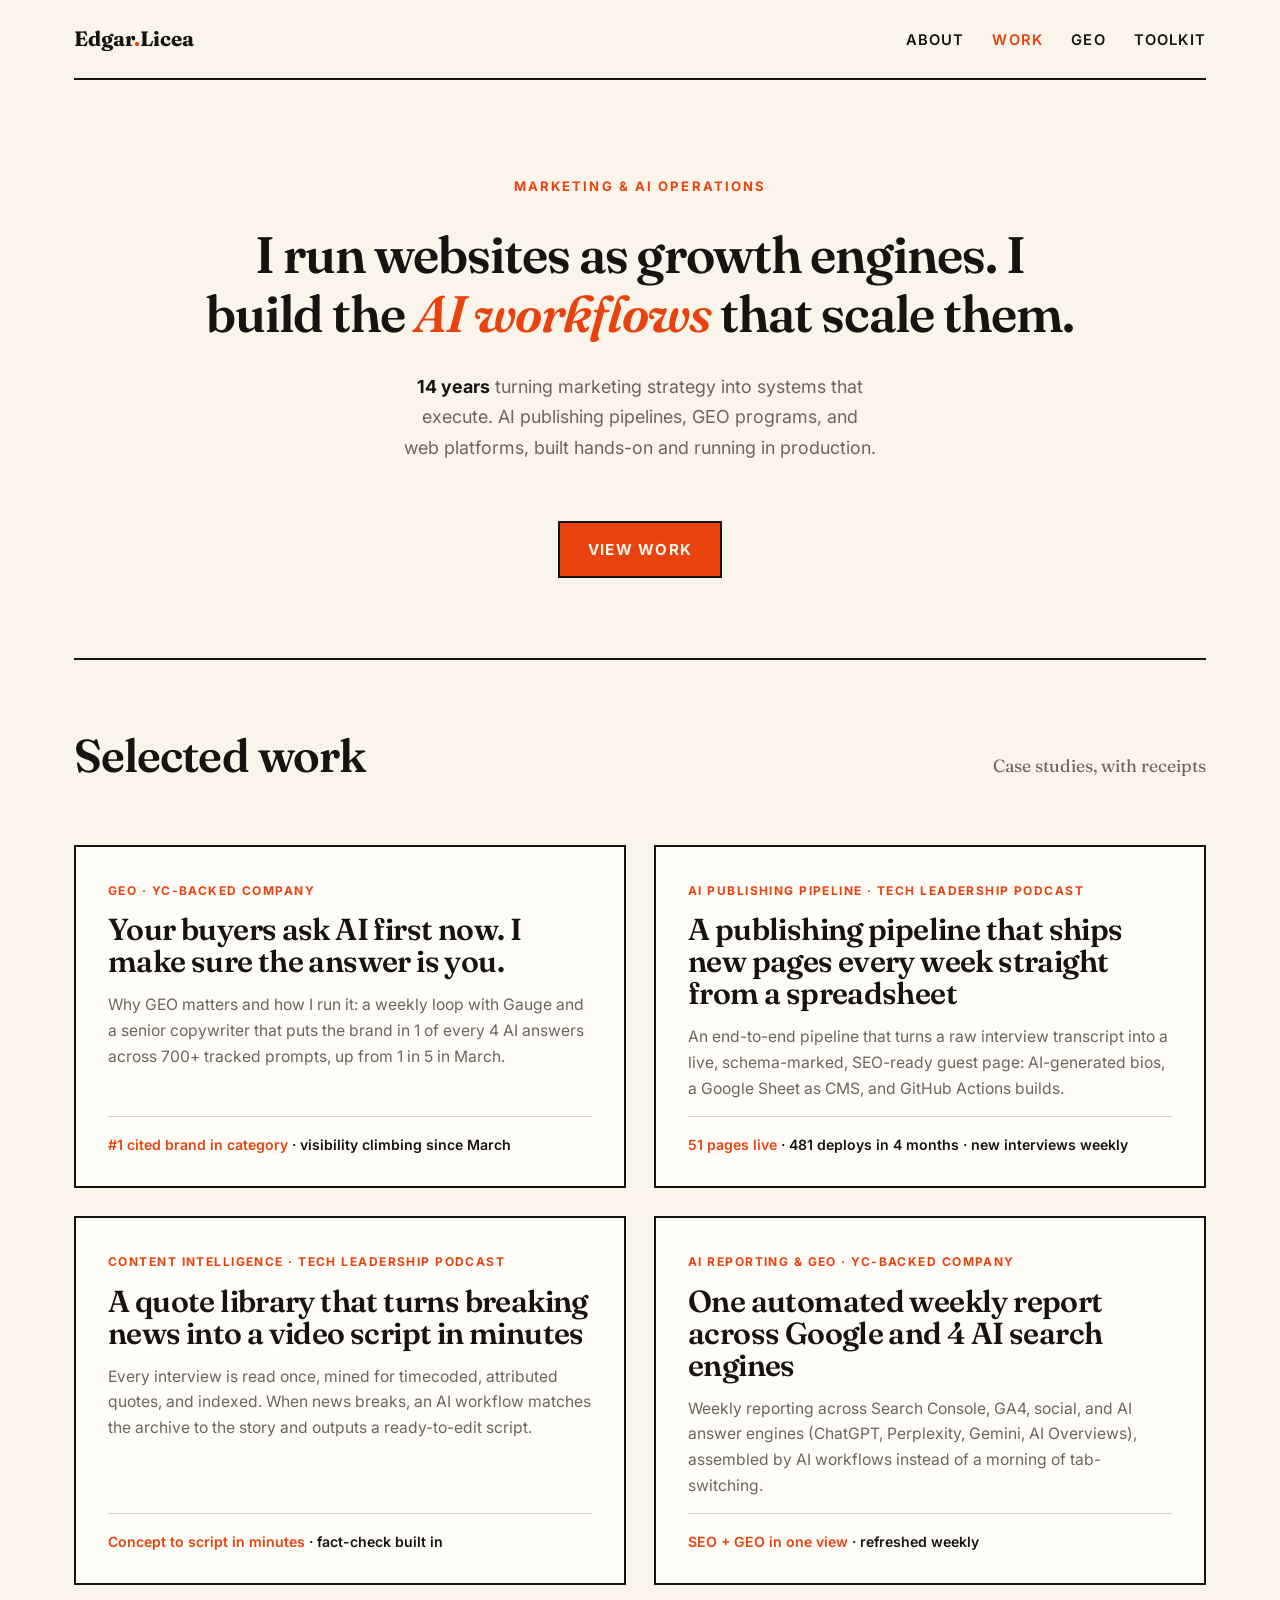
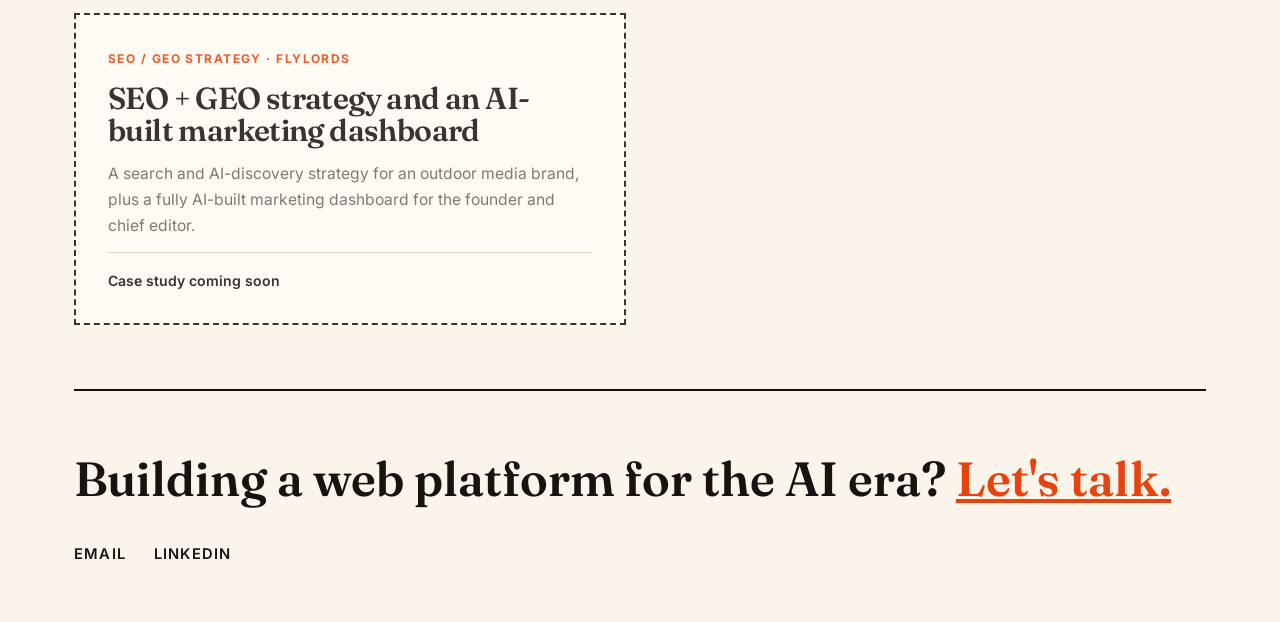
<file: index.html>
<!DOCTYPE html>
<html lang="en">
<head>
<meta charset="UTF-8">
<meta name="viewport" content="width=device-width, initial-scale=1.0">
<title>Edgar Licea | Web Platforms, Run Like Growth Engines</title>
<meta name="description" content="Product manager and AI operations builder. I run websites as measurable growth engines and build the AI workflows that scale them.">
<link rel="preconnect" href="https://fonts.googleapis.com">
<link rel="preconnect" href="https://fonts.gstatic.com" crossorigin>
<link href="https://fonts.googleapis.com/css2?family=Fraunces:ital,wght@0,600;0,700;1,600&family=Inter:wght@400;600;700&display=swap" rel="stylesheet">
<link rel="stylesheet" href="css/style.css?v=6">
</head>
<body>

<div class="wrap">
  <nav class="nav">
    <a class="logo" href="index.html">Edgar<em>.</em>Licea</a>
    <ul>
      <li><a href="about.html">About</a></li>
      <li><a href="index.html#work" aria-current="page">Work</a></li>
      <li><a href="geo.html">GEO</a></li>
      <li><a href="toolkit.html">Toolkit</a></li>
    </ul>
  </nav>

  <header class="hero">
    <span class="kicker">Marketing &amp; AI Operations</span>
    <h1>I run websites as growth engines. I build the <span class="u">AI&nbsp;workflows</span> that scale them.</h1>
    <p class="lede"><strong>14 years</strong> turning marketing strategy into systems that execute. AI publishing pipelines, GEO programs, and web platforms, built hands-on and running in production.</p>
    <a class="btn" href="#work">View work</a>
  </header>

  <section class="section" id="work">
    <div class="section-head">
      <h2>Selected work</h2>
      <span class="count">Case studies, with receipts</span>
    </div>
  </section>

  <div class="cards">
    <a class="card" href="geo.html">
      <span class="tag">GEO · YC-Backed Company</span>
      <h3>Your buyers ask AI first now. I make sure the answer is you.</h3>
      <p>Why GEO matters and how I run it: a weekly loop with Gauge and a senior copywriter that puts the brand in 1 of every 4 AI answers across 700+ tracked prompts, up from 1 in 5 in March.</p>
      <span class="proof"><span>#1 cited brand in category</span> · visibility climbing since March</span>
    </a>

    <a class="card" href="projects/publishing-pipeline.html">
      <span class="tag">AI Publishing Pipeline · Tech Leadership Podcast</span>
      <h3>A publishing pipeline that ships new pages every week straight from a spreadsheet</h3>
      <p>An end-to-end pipeline that turns a raw interview transcript into a live, schema-marked, SEO-ready guest page: AI-generated bios, a Google Sheet as CMS, and GitHub Actions builds.</p>
      <span class="proof"><span>51 pages live</span> · 481 deploys in 4 months · new interviews weekly</span>
    </a>

    <a class="card" href="projects/content-intelligence.html">
      <span class="tag">Content Intelligence · Tech Leadership Podcast</span>
      <h3>A quote library that turns breaking news into a video script in minutes</h3>
      <p>Every interview is read once, mined for timecoded, attributed quotes, and indexed. When news breaks, an AI workflow matches the archive to the story and outputs a ready-to-edit script.</p>
      <span class="proof"><span>Concept to script in minutes</span> · fact-check built in</span>
    </a>

    <a class="card" href="projects/ai-reporting.html">
      <span class="tag">AI Reporting &amp; GEO · YC-Backed Company</span>
      <h3>One automated weekly report across Google and 4 AI search engines</h3>
      <p>Weekly reporting across Search Console, GA4, social, and AI answer engines (ChatGPT, Perplexity, Gemini, AI Overviews), assembled by AI workflows instead of a morning of tab-switching.</p>
      <span class="proof"><span>SEO + GEO in one view</span> · refreshed weekly</span>
    </a>

    <div class="card soon">
      <span class="tag">SEO / GEO Strategy · Flylords</span>
      <h3>SEO + GEO strategy and an AI-built marketing dashboard</h3>
      <p>A search and AI-discovery strategy for an outdoor media brand, plus a fully AI-built marketing dashboard for the founder and chief editor.</p>
      <span class="proof">Case study coming soon</span>
    </div>
  </div>

  <footer id="contact">
    <p class="cta">Building a web platform for the AI era? <a href="mailto:edgar@licea.email">Let's talk.</a></p>
    <div class="foot-links">
      <a href="mailto:edgar@licea.email">Email</a>
      <a href="https://www.linkedin.com/in/edgar-licea-8003b765/" rel="me">LinkedIn</a>
    </div>
  </footer>
</div>

</body>
</html>
</file>
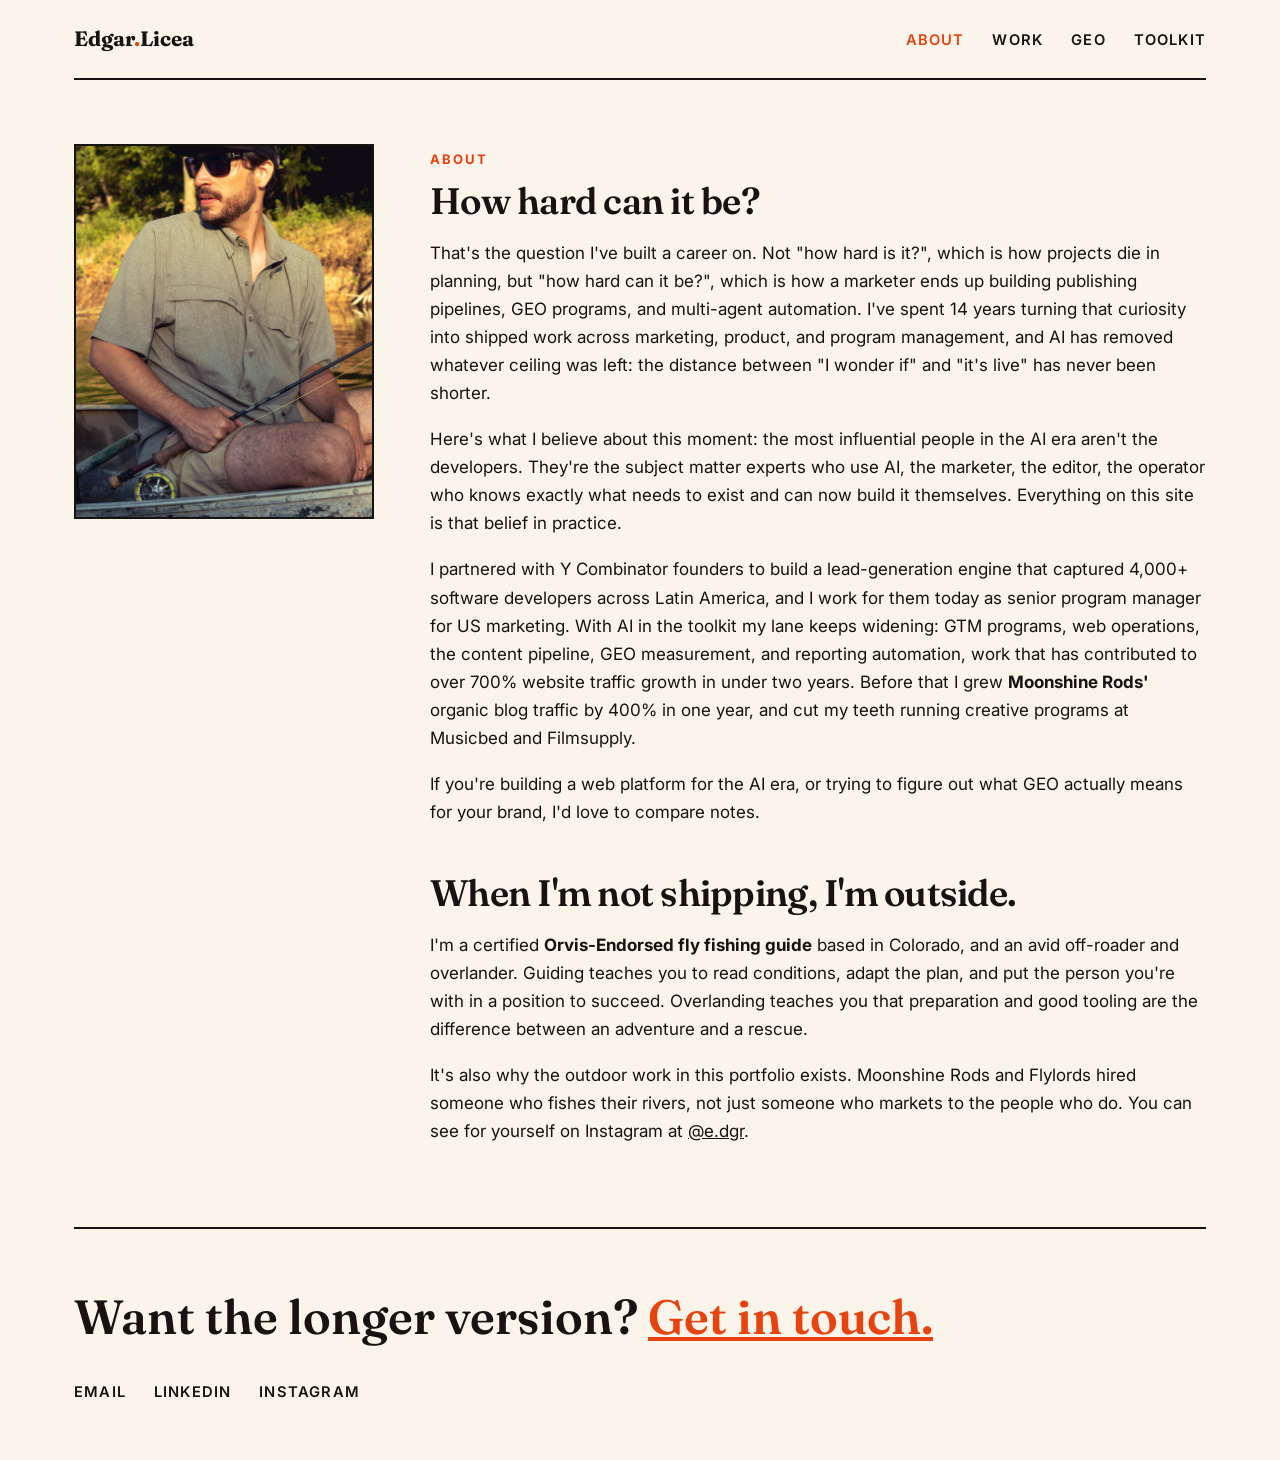
<file: about.html>
<!DOCTYPE html>
<html lang="en">
<head>
<meta charset="UTF-8">
<meta name="viewport" content="width=device-width, initial-scale=1.0">
<title>About | Edgar Licea</title>
<meta name="description" content="Edgar Licea is a product manager and AI operations builder running web platforms as measurable growth engines.">
<link rel="preconnect" href="https://fonts.googleapis.com">
<link rel="preconnect" href="https://fonts.gstatic.com" crossorigin>
<link href="https://fonts.googleapis.com/css2?family=Fraunces:ital,wght@0,600;0,700;1,600&family=Inter:wght@400;600;700&display=swap" rel="stylesheet">
<link rel="stylesheet" href="css/style.css?v=6">
</head>
<body>

<div class="wrap">
  <nav class="nav">
    <a class="logo" href="index.html">Edgar<em>.</em>Licea</a>
    <ul>
      <li><a href="about.html" aria-current="page">About</a></li>
      <li><a href="index.html#work">Work</a></li>
      <li><a href="geo.html">GEO</a></li>
      <li><a href="toolkit.html">Toolkit</a></li>
    </ul>
  </nav>

  <div class="about-grid">
    <div class="headshot">
      <img src="img/edgar.jpg" alt="Edgar Licea">
    </div>
    <article class="prose" style="padding: 0;">
      <span class="kicker">About</span>
      <h2 style="margin-top: 10px;">How hard can it be?</h2>
      <p>That's the question I've built a career on. Not "how hard is it?", which is how projects die in planning, but "how hard can it be?", which is how a marketer ends up building publishing pipelines, GEO programs, and multi-agent automation. I've spent 14 years turning that curiosity into shipped work across marketing, product, and program management, and AI has removed whatever ceiling was left: the distance between "I wonder if" and "it's live" has never been shorter.</p>
      <p>Here's what I believe about this moment: the most influential people in the AI era aren't the developers. They're the subject matter experts who use AI, the marketer, the editor, the operator who knows exactly what needs to exist and can now build it themselves. Everything on this site is that belief in practice.</p>
      <p>I partnered with Y Combinator founders to build a lead-generation engine that captured 4,000+ software developers across Latin America, and I work for them today as senior program manager for US marketing. With AI in the toolkit my lane keeps widening: GTM programs, web operations, the content pipeline, GEO measurement, and reporting automation, work that has contributed to over 700% website traffic growth in under two years. Before that I grew <strong>Moonshine Rods'</strong> organic blog traffic by 400% in one year, and cut my teeth running creative programs at Musicbed and Filmsupply.</p>
      <p>If you're building a web platform for the AI era, or trying to figure out what GEO actually means for your brand, I'd love to compare notes.</p>

      <h2 style="margin-top: 48px;">When I'm not shipping, I'm outside.</h2>
      <p>I'm a certified <strong>Orvis-Endorsed fly fishing guide</strong> based in Colorado, and an avid off-roader and overlander. Guiding teaches you to read conditions, adapt the plan, and put the person you're with in a position to succeed. Overlanding teaches you that preparation and good tooling are the difference between an adventure and a rescue.</p>
      <p>It's also why the outdoor work in this portfolio exists. Moonshine Rods and Flylords hired someone who fishes their rivers, not just someone who markets to the people who do. You can see for yourself on Instagram at <a href="https://www.instagram.com/e.dgr" target="_blank" rel="noopener">@e.dgr</a>.</p>
    </article>
  </div>

  <footer id="contact">
    <p class="cta">Want the longer version? <a href="mailto:edgar@licea.email">Get in touch.</a></p>
    <div class="foot-links">
      <a href="mailto:edgar@licea.email">Email</a>
      <a href="https://www.linkedin.com/in/edgar-licea-8003b765/" rel="me">LinkedIn</a>
      <a href="https://www.instagram.com/e.dgr" rel="me">Instagram</a>
    </div>
  </footer>
</div>

</body>
</html>
</file>
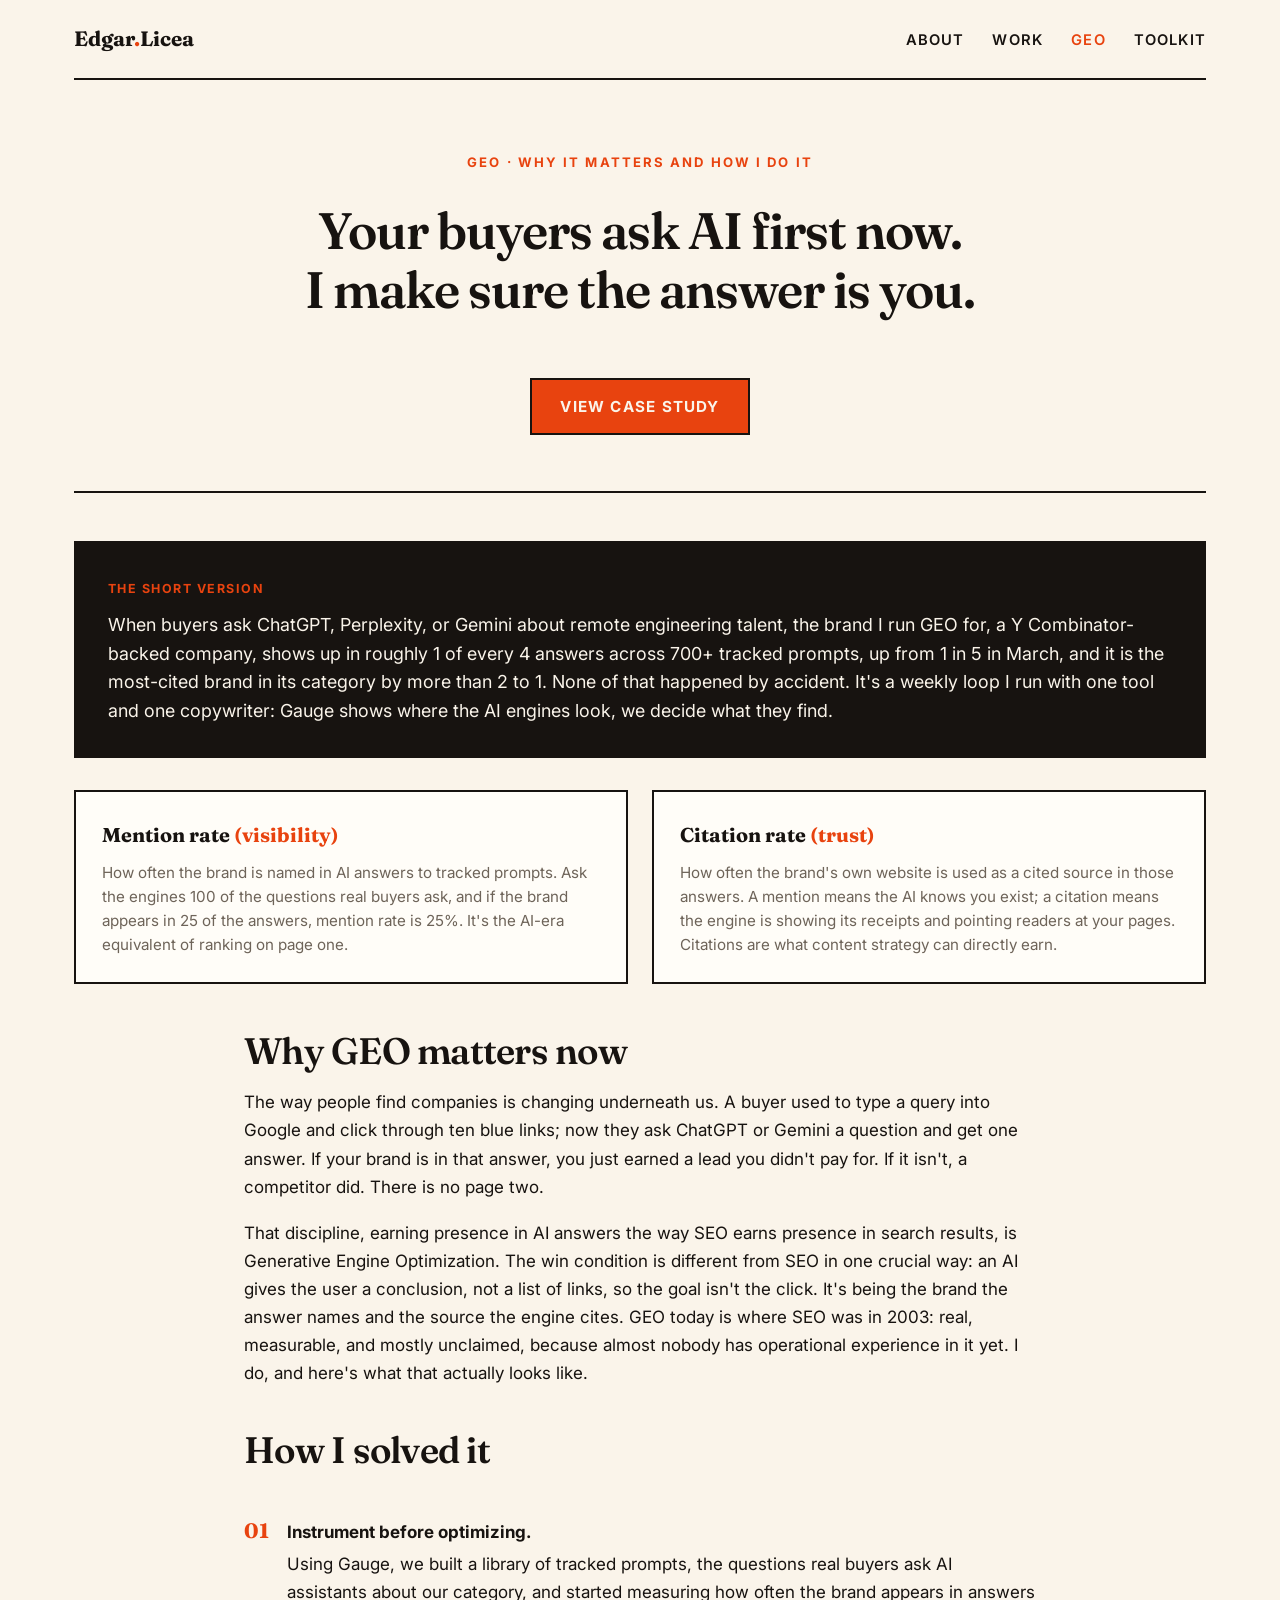
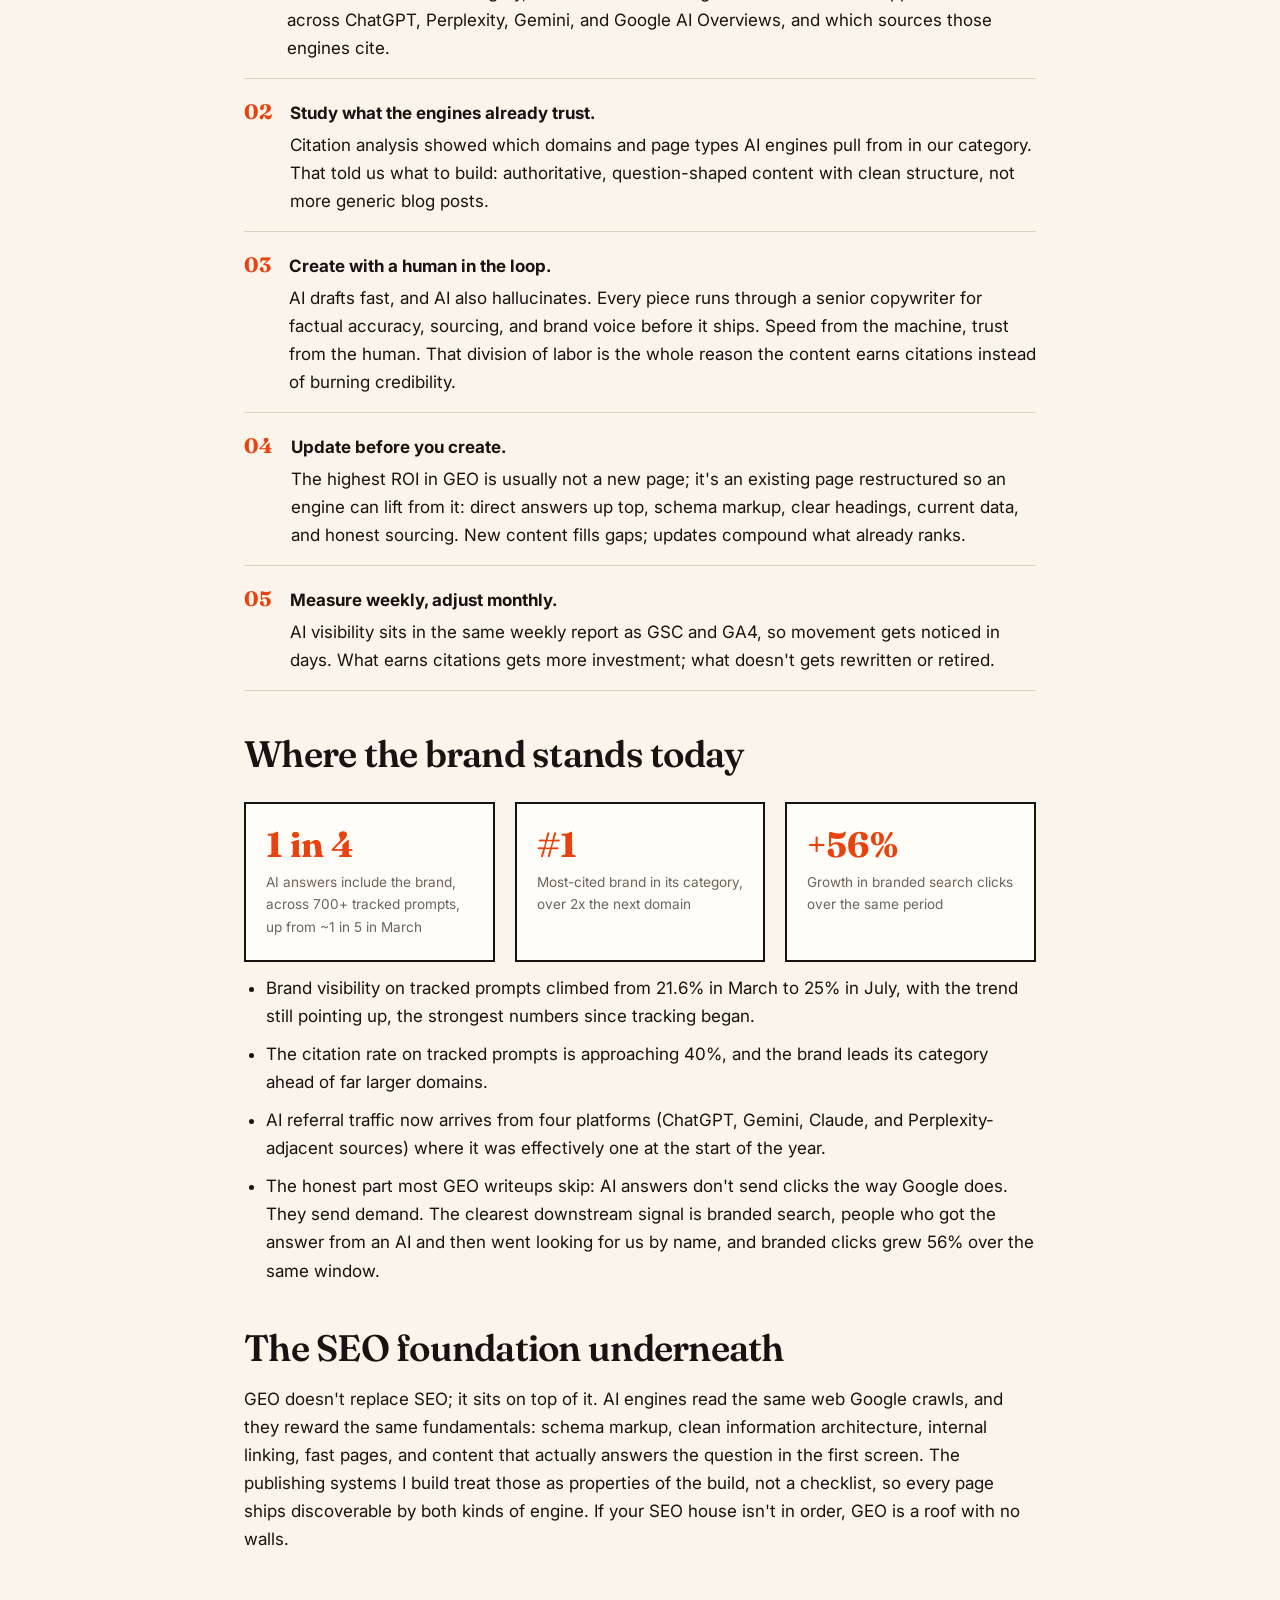
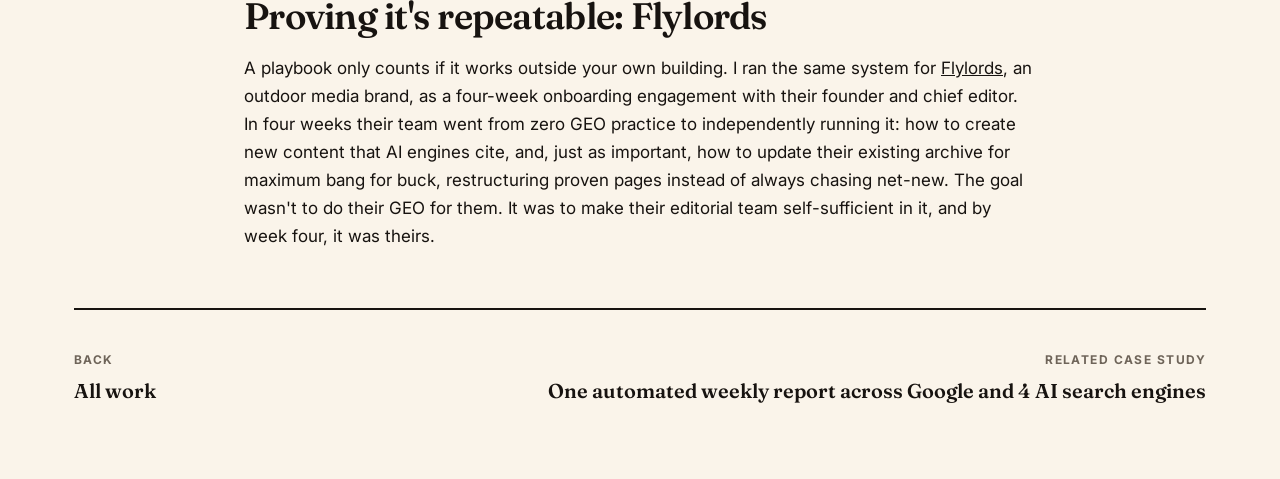
<file: geo.html>
<!DOCTYPE html>
<html lang="en">
<head>
<meta charset="UTF-8">
<meta name="viewport" content="width=device-width, initial-scale=1.0">
<title>GEO: Why It Matters and How I Do It | Edgar Licea</title>
<meta name="description" content="How Edgar Licea used Gauge, a copywriter, and a weekly measurement loop to make a Y Combinator-backed company the most-cited brand in its category across ChatGPT, Perplexity, Gemini, and Google AI Overviews.">
<link rel="preconnect" href="https://fonts.googleapis.com">
<link rel="preconnect" href="https://fonts.gstatic.com" crossorigin>
<link href="https://fonts.googleapis.com/css2?family=Fraunces:ital,wght@0,600;0,700;1,600&family=Inter:wght@400;600;700&display=swap" rel="stylesheet">
<link rel="stylesheet" href="css/style.css?v=6">
</head>
<body>

<div class="wrap">
  <nav class="nav">
    <a class="logo" href="index.html">Edgar<em>.</em>Licea</a>
    <ul>
      <li><a href="about.html">About</a></li>
      <li><a href="index.html#work">Work</a></li>
      <li><a href="geo.html" aria-current="page">GEO</a></li>
      <li><a href="toolkit.html">Toolkit</a></li>
    </ul>
  </nav>

  <header class="cs-hero">
    <span class="kicker">GEO · Why it matters and how I do it</span>
    <h1>Your buyers ask AI first now. I make sure the answer is you.</h1>
    <a class="btn" href="#standings">View Case Study</a>
  </header>

  <div class="tldr">
    <span class="tag">The short version</span>
    <p>When buyers ask ChatGPT, Perplexity, or Gemini about remote engineering talent, the brand I run GEO for, a Y Combinator-backed company, shows up in roughly 1 of every 4 answers across 700+ tracked prompts, up from 1 in 5 in March, and it is the most-cited brand in its category by more than 2 to 1. None of that happened by accident. It's a weekly loop I run with one tool and one copywriter: Gauge shows where the AI engines look, we decide what they find.</p>
  </div>

  <div class="defs">
    <div>
      <div class="term">Mention rate <span>(visibility)</span></div>
      <p>How often the brand is named in AI answers to tracked prompts. Ask the engines 100 of the questions real buyers ask, and if the brand appears in 25 of the answers, mention rate is 25%. It's the AI-era equivalent of ranking on page one.</p>
    </div>
    <div>
      <div class="term">Citation rate <span>(trust)</span></div>
      <p>How often the brand's own website is used as a cited source in those answers. A mention means the AI knows you exist; a citation means the engine is showing its receipts and pointing readers at your pages. Citations are what content strategy can directly earn.</p>
    </div>
  </div>

  <article class="prose">
    <h2>Why GEO matters now</h2>
    <p>The way people find companies is changing underneath us. A buyer used to type a query into Google and click through ten blue links; now they ask ChatGPT or Gemini a question and get one answer. If your brand is in that answer, you just earned a lead you didn't pay for. If it isn't, a competitor did. There is no page two.</p>
    <p>That discipline, earning presence in AI answers the way SEO earns presence in search results, is Generative Engine Optimization. The win condition is different from SEO in one crucial way: an AI gives the user a conclusion, not a list of links, so the goal isn't the click. It's being the brand the answer names and the source the engine cites. GEO today is where SEO was in 2003: real, measurable, and mostly unclaimed, because almost nobody has operational experience in it yet. I do, and here's what that actually looks like.</p>

    <h2>How I solved it</h2>
    <ol class="flow">
      <li><div><strong>Instrument before optimizing.</strong> Using Gauge, we built a library of tracked prompts, the questions real buyers ask AI assistants about our category, and started measuring how often the brand appears in answers across ChatGPT, Perplexity, Gemini, and Google AI Overviews, and which sources those engines cite.</div></li>
      <li><div><strong>Study what the engines already trust.</strong> Citation analysis showed which domains and page types AI engines pull from in our category. That told us what to build: authoritative, question-shaped content with clean structure, not more generic blog posts.</div></li>
      <li><div><strong>Create with a human in the loop.</strong> AI drafts fast, and AI also hallucinates. Every piece runs through a senior copywriter for factual accuracy, sourcing, and brand voice before it ships. Speed from the machine, trust from the human. That division of labor is the whole reason the content earns citations instead of burning credibility.</div></li>
      <li><div><strong>Update before you create.</strong> The highest ROI in GEO is usually not a new page; it's an existing page restructured so an engine can lift from it: direct answers up top, schema markup, clear headings, current data, and honest sourcing. New content fills gaps; updates compound what already ranks.</div></li>
      <li><div><strong>Measure weekly, adjust monthly.</strong> AI visibility sits in the same weekly report as GSC and GA4, so movement gets noticed in days. What earns citations gets more investment; what doesn't gets rewritten or retired.</div></li>
    </ol>

    <h2 id="standings">Where the brand stands today</h2>
    <div class="results">
      <div><div class="num">1 in 4</div><div class="label">AI answers include the brand, across 700+ tracked prompts, up from ~1 in 5 in March</div></div>
      <div><div class="num">#1</div><div class="label">Most-cited brand in its category, over 2x the next domain</div></div>
      <div><div class="num">+56%</div><div class="label">Growth in branded search clicks over the same period</div></div>
    </div>
    <ul>
      <li>Brand visibility on tracked prompts climbed from 21.6% in March to 25% in July, with the trend still pointing up, the strongest numbers since tracking began.</li>
      <li>The citation rate on tracked prompts is approaching 40%, and the brand leads its category ahead of far larger domains.</li>
      <li>AI referral traffic now arrives from four platforms (ChatGPT, Gemini, Claude, and Perplexity-adjacent sources) where it was effectively one at the start of the year.</li>
      <li>The honest part most GEO writeups skip: AI answers don't send clicks the way Google does. They send demand. The clearest downstream signal is branded search, people who got the answer from an AI and then went looking for us by name, and branded clicks grew 56% over the same window.</li>
    </ul>

    <h2>The SEO foundation underneath</h2>
    <p>GEO doesn't replace SEO; it sits on top of it. AI engines read the same web Google crawls, and they reward the same fundamentals: schema markup, clean information architecture, internal linking, fast pages, and content that actually answers the question in the first screen. The publishing systems I build treat those as properties of the build, not a checklist, so every page ships discoverable by both kinds of engine. If your SEO house isn't in order, GEO is a roof with no walls.</p>

    <h2>Proving it's repeatable: Flylords</h2>
    <p>A playbook only counts if it works outside your own building. I ran the same system for <a href="https://flylordsmag.com" target="_blank" rel="noopener">Flylords</a>, an outdoor media brand, as a four-week onboarding engagement with their founder and chief editor. In four weeks their team went from zero GEO practice to independently running it: how to create new content that AI engines cite, and, just as important, how to update their existing archive for maximum bang for buck, restructuring proven pages instead of always chasing net-new. The goal wasn't to do their GEO for them. It was to make their editorial team self-sufficient in it, and by week four, it was theirs.</p>

  </article>

  <nav class="next">
    <a href="index.html#work"><span class="dir">Back</span>All work</a>
    <a href="projects/ai-reporting.html" style="text-align:right"><span class="dir">Related case study</span>One automated weekly report across Google and 4 AI search engines</a>
  </nav>
</div>

<script>
  const items = document.querySelectorAll('.flow li');
  const observer = new IntersectionObserver((entries) => {
    entries.forEach(entry => {
      if (entry.isIntersecting) {
        const idx = Array.from(items).indexOf(entry.target);
        setTimeout(() => entry.target.classList.add('revealed'), idx * 110);
        observer.unobserve(entry.target);
      }
    });
  }, { threshold: 0.12 });
  items.forEach(item => observer.observe(item));
</script>
</body>
</html>
</file>
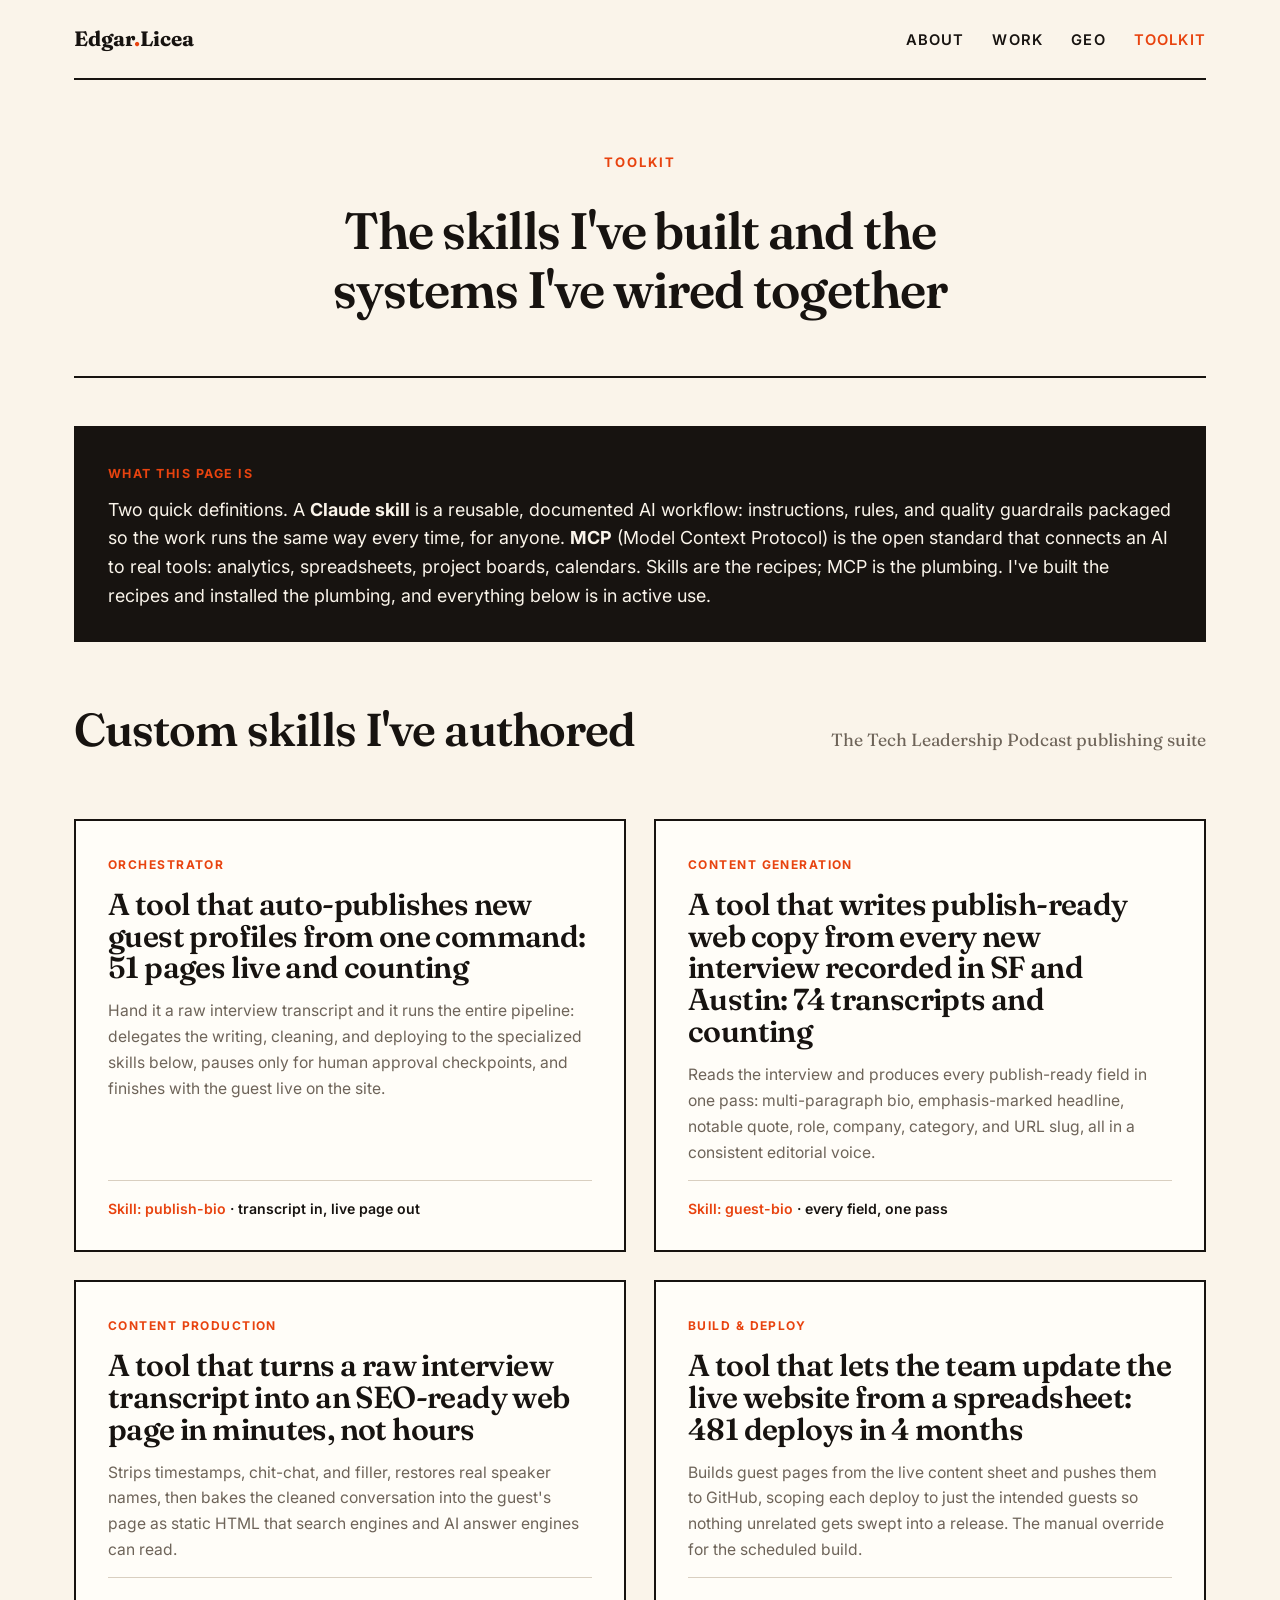
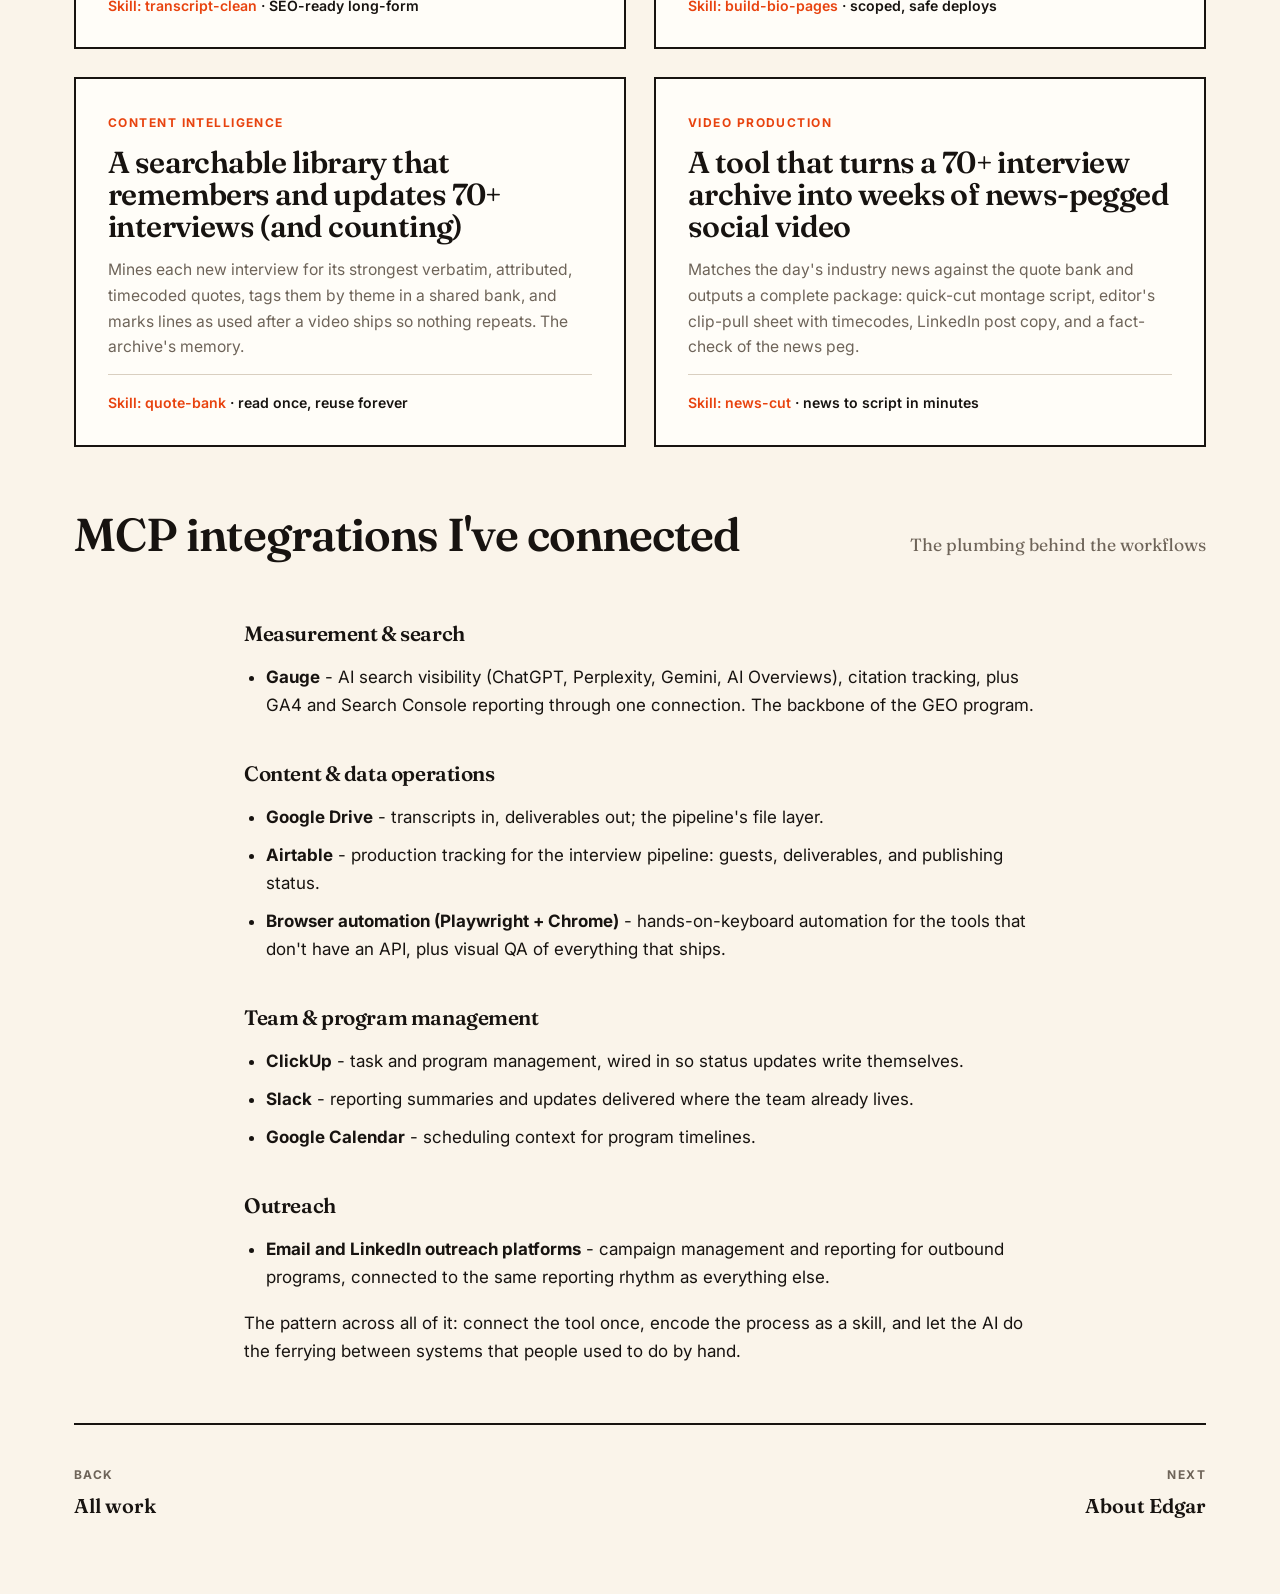
<file: toolkit.html>
<!DOCTYPE html>
<html lang="en">
<head>
<meta charset="UTF-8">
<meta name="viewport" content="width=device-width, initial-scale=1.0">
<title>Toolkit | Edgar Licea</title>
<meta name="description" content="The custom Claude skills Edgar Licea has built and the MCP integrations he has connected: an AI operations toolkit for web publishing, GEO measurement, and marketing reporting.">
<link rel="preconnect" href="https://fonts.googleapis.com">
<link rel="preconnect" href="https://fonts.gstatic.com" crossorigin>
<link href="https://fonts.googleapis.com/css2?family=Fraunces:ital,wght@0,600;0,700;1,600&family=Inter:wght@400;600;700&display=swap" rel="stylesheet">
<link rel="stylesheet" href="css/style.css?v=6">
</head>
<body>

<div class="wrap">
  <nav class="nav">
    <a class="logo" href="index.html">Edgar<em>.</em>Licea</a>
    <ul>
      <li><a href="about.html">About</a></li>
      <li><a href="index.html#work">Work</a></li>
      <li><a href="geo.html">GEO</a></li>
      <li><a href="toolkit.html" aria-current="page">Toolkit</a></li>
    </ul>
  </nav>

  <header class="cs-hero">
    <span class="kicker">Toolkit</span>
    <h1>The skills I've built and the systems I've wired together</h1>
  </header>

  <div class="tldr">
    <span class="tag">What this page is</span>
    <p>Two quick definitions. A <strong>Claude skill</strong> is a reusable, documented AI workflow: instructions, rules, and quality guardrails packaged so the work runs the same way every time, for anyone. <strong>MCP</strong> (Model Context Protocol) is the open standard that connects an AI to real tools: analytics, spreadsheets, project boards, calendars. Skills are the recipes; MCP is the plumbing. I've built the recipes and installed the plumbing, and everything below is in active use.</p>
  </div>

  <section class="section" style="padding-top: 56px;">
    <div class="section-head">
      <h2>Custom skills I've authored</h2>
      <span class="count">The Tech Leadership Podcast publishing suite</span>
    </div>
  </section>

  <div class="cards" style="padding-bottom: 24px;">
    <div class="card">
      <span class="tag">Orchestrator</span>
      <h3>A tool that auto-publishes new guest profiles from one command: 51 pages live and counting</h3>
      <p>Hand it a raw interview transcript and it runs the entire pipeline: delegates the writing, cleaning, and deploying to the specialized skills below, pauses only for human approval checkpoints, and finishes with the guest live on the site.</p>
      <span class="proof"><span>Skill: publish-bio</span> · transcript in, live page out</span>
    </div>
    <div class="card">
      <span class="tag">Content generation</span>
      <h3>A tool that writes publish-ready web copy from every new interview recorded in SF and Austin: 74 transcripts and counting</h3>
      <p>Reads the interview and produces every publish-ready field in one pass: multi-paragraph bio, emphasis-marked headline, notable quote, role, company, category, and URL slug, all in a consistent editorial voice.</p>
      <span class="proof"><span>Skill: guest-bio</span> · every field, one pass</span>
    </div>
    <div class="card">
      <span class="tag">Content production</span>
      <h3>A tool that turns a raw interview transcript into an SEO-ready web page in minutes, not hours</h3>
      <p>Strips timestamps, chit-chat, and filler, restores real speaker names, then bakes the cleaned conversation into the guest's page as static HTML that search engines and AI answer engines can read.</p>
      <span class="proof"><span>Skill: transcript-clean</span> · SEO-ready long-form</span>
    </div>
    <div class="card">
      <span class="tag">Build &amp; deploy</span>
      <h3>A tool that lets the team update the live website from a spreadsheet: 481 deploys in 4 months</h3>
      <p>Builds guest pages from the live content sheet and pushes them to GitHub, scoping each deploy to just the intended guests so nothing unrelated gets swept into a release. The manual override for the scheduled build.</p>
      <span class="proof"><span>Skill: build-bio-pages</span> · scoped, safe deploys</span>
    </div>
    <div class="card">
      <span class="tag">Content intelligence</span>
      <h3>A searchable library that remembers and updates 70+ interviews (and counting)</h3>
      <p>Mines each new interview for its strongest verbatim, attributed, timecoded quotes, tags them by theme in a shared bank, and marks lines as used after a video ships so nothing repeats. The archive's memory.</p>
      <span class="proof"><span>Skill: quote-bank</span> · read once, reuse forever</span>
    </div>
    <div class="card">
      <span class="tag">Video production</span>
      <h3>A tool that turns a 70+ interview archive into weeks of news-pegged social video</h3>
      <p>Matches the day's industry news against the quote bank and outputs a complete package: quick-cut montage script, editor's clip-pull sheet with timecodes, LinkedIn post copy, and a fact-check of the news peg.</p>
      <span class="proof"><span>Skill: news-cut</span> · news to script in minutes</span>
    </div>
  </div>

  <section class="section" style="padding-top: 40px;">
    <div class="section-head">
      <h2>MCP integrations I've connected</h2>
      <span class="count">The plumbing behind the workflows</span>
    </div>
  </section>

  <article class="prose" style="padding-top: 0;">
    <h2 style="font-size: 1.3rem;">Measurement &amp; search</h2>
    <ul>
      <li><strong>Gauge</strong> - AI search visibility (ChatGPT, Perplexity, Gemini, AI Overviews), citation tracking, plus GA4 and Search Console reporting through one connection. The backbone of the GEO program.</li>
    </ul>
    <h2 style="font-size: 1.3rem;">Content &amp; data operations</h2>
    <ul>
      <li><strong>Google Drive</strong> - transcripts in, deliverables out; the pipeline's file layer.</li>
      <li><strong>Airtable</strong> - production tracking for the interview pipeline: guests, deliverables, and publishing status.</li>
      <li><strong>Browser automation (Playwright + Chrome)</strong> - hands-on-keyboard automation for the tools that don't have an API, plus visual QA of everything that ships.</li>
    </ul>
    <h2 style="font-size: 1.3rem;">Team &amp; program management</h2>
    <ul>
      <li><strong>ClickUp</strong> - task and program management, wired in so status updates write themselves.</li>
      <li><strong>Slack</strong> - reporting summaries and updates delivered where the team already lives.</li>
      <li><strong>Google Calendar</strong> - scheduling context for program timelines.</li>
    </ul>
    <h2 style="font-size: 1.3rem;">Outreach</h2>
    <ul>
      <li><strong>Email and LinkedIn outreach platforms</strong> - campaign management and reporting for outbound programs, connected to the same reporting rhythm as everything else.</li>
    </ul>
    <p>The pattern across all of it: connect the tool once, encode the process as a skill, and let the AI do the ferrying between systems that people used to do by hand.</p>
  </article>

  <nav class="next">
    <a href="index.html#work"><span class="dir">Back</span>All work</a>
    <a href="about.html" style="text-align:right"><span class="dir">Next</span>About Edgar</a>
  </nav>
</div>

</body>
</html>
</file>
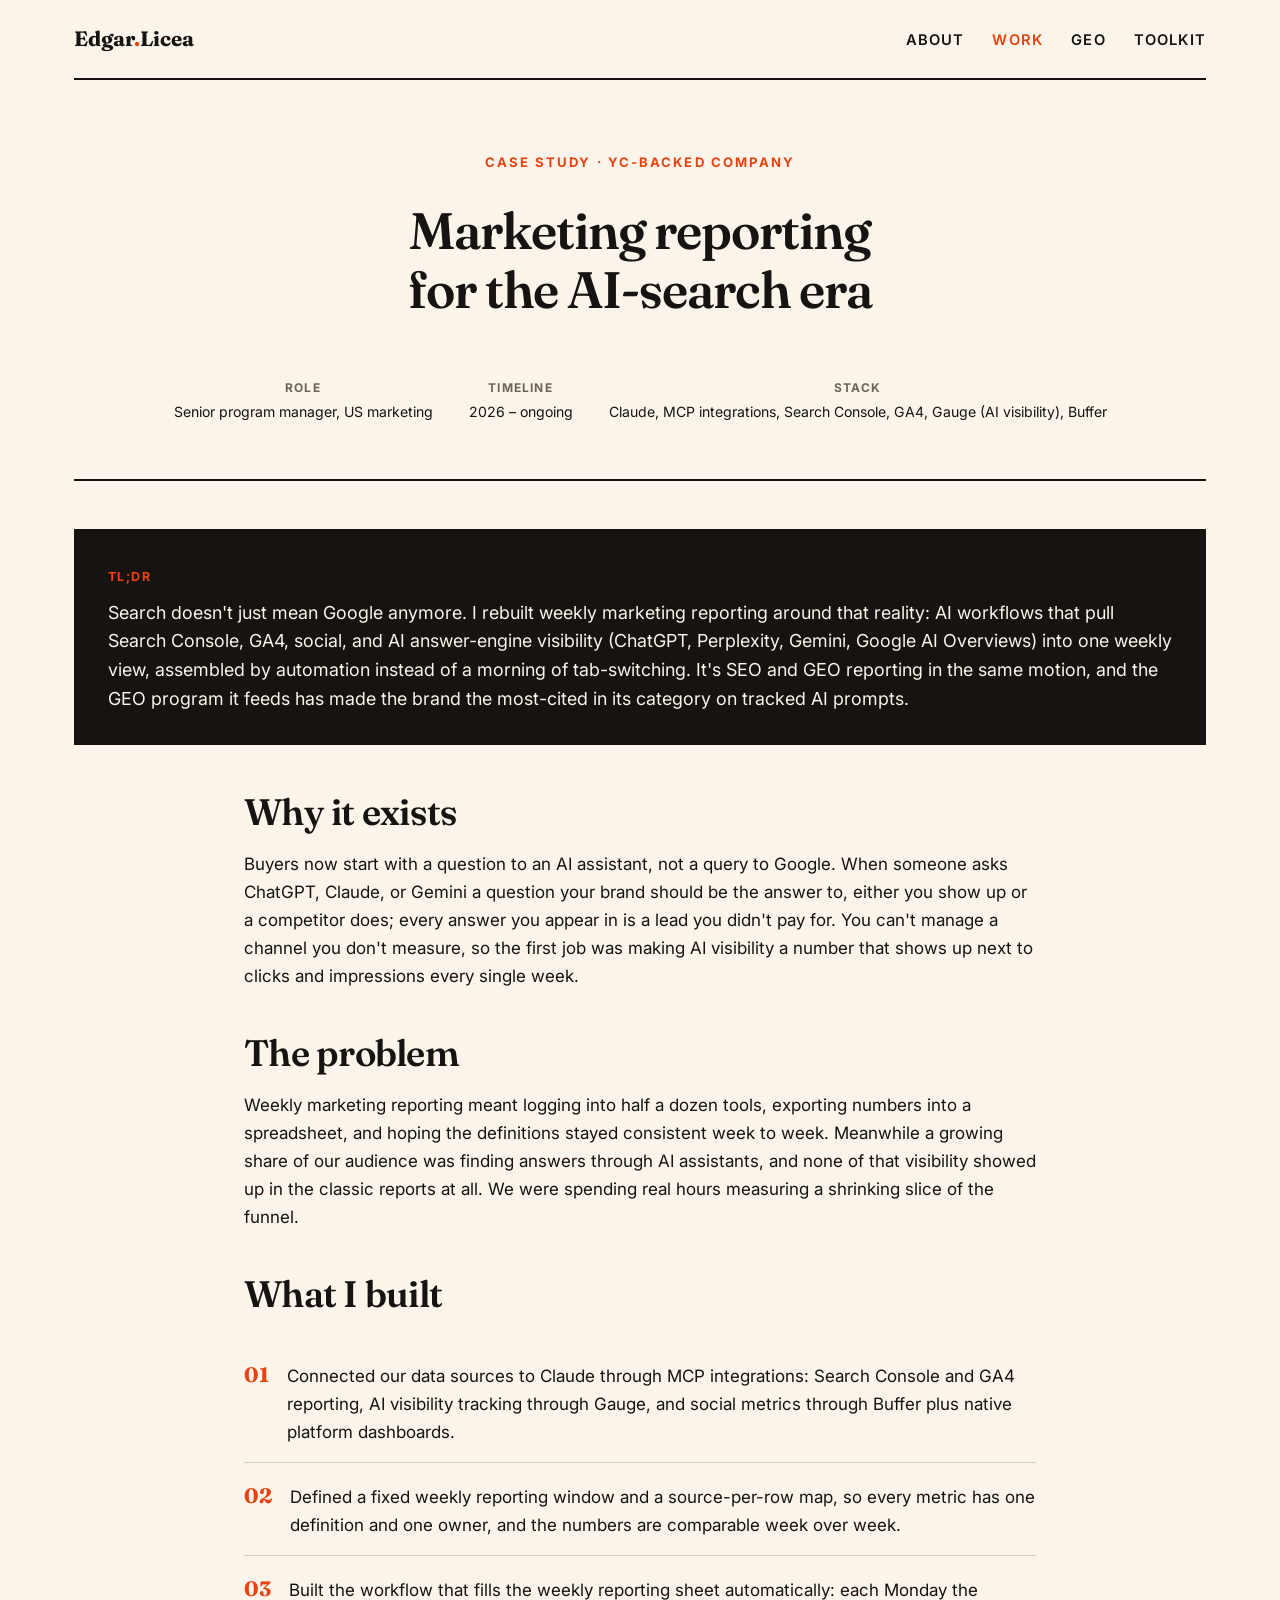
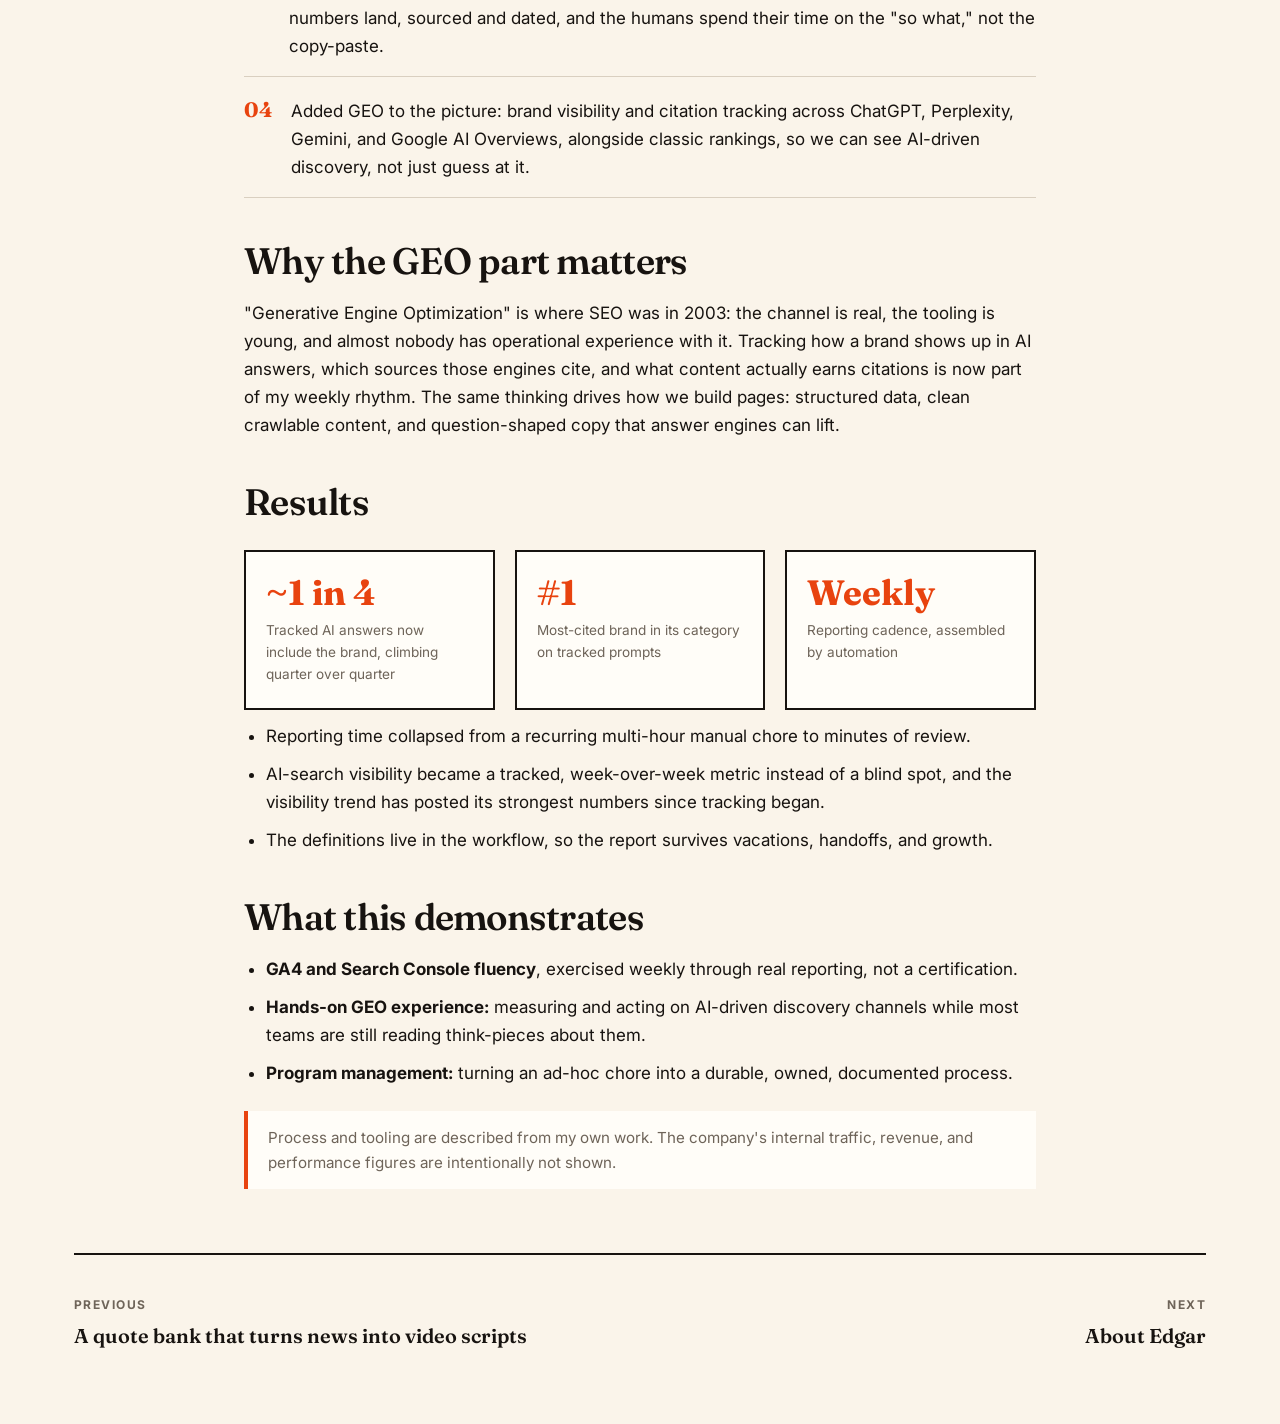
<file: projects/ai-reporting.html>
<!DOCTYPE html>
<html lang="en">
<head>
<meta charset="UTF-8">
<meta name="viewport" content="width=device-width, initial-scale=1.0">
<title>Case Study: Marketing Reporting for the AI-Search Era | Edgar Licea</title>
<meta name="description" content="How I automated weekly marketing reporting across Search Console, GA4, social, and AI answer engines like ChatGPT and Perplexity using AI workflows and MCP integrations.">
<link rel="preconnect" href="https://fonts.googleapis.com">
<link rel="preconnect" href="https://fonts.gstatic.com" crossorigin>
<link href="https://fonts.googleapis.com/css2?family=Fraunces:ital,wght@0,600;0,700;1,600&family=Inter:wght@400;600;700&display=swap" rel="stylesheet">
<link rel="stylesheet" href="../css/style.css?v=6">
</head>
<body>

<div class="wrap">
  <nav class="nav">
    <a class="logo" href="../index.html">Edgar<em>.</em>Licea</a>
    <ul>
      <li><a href="../about.html">About</a></li>
      <li><a href="../index.html#work" aria-current="page">Work</a></li>
      <li><a href="../geo.html">GEO</a></li>
      <li><a href="../toolkit.html">Toolkit</a></li>
    </ul>
  </nav>

  <header class="cs-hero">
    <span class="kicker">Case Study · YC-Backed Company</span>
    <h1>Marketing reporting for the AI-search era</h1>
    <div class="cs-meta">
      <div><strong>Role</strong>Senior program manager, US marketing</div>
      <div><strong>Timeline</strong>2026 – ongoing</div>
      <div><strong>Stack</strong>Claude, MCP integrations, Search Console, GA4, Gauge (AI visibility), Buffer</div>
    </div>
  </header>

  <div class="tldr">
    <span class="tag">TL;DR</span>
    <p>Search doesn't just mean Google anymore. I rebuilt weekly marketing reporting around that reality: AI workflows that pull Search Console, GA4, social, and AI answer-engine visibility (ChatGPT, Perplexity, Gemini, Google AI Overviews) into one weekly view, assembled by automation instead of a morning of tab-switching. It's SEO and GEO reporting in the same motion, and the GEO program it feeds has made the brand the most-cited in its category on tracked AI prompts.</p>
  </div>

  <article class="prose">
    <h2>Why it exists</h2>
    <p>Buyers now start with a question to an AI assistant, not a query to Google. When someone asks ChatGPT, Claude, or Gemini a question your brand should be the answer to, either you show up or a competitor does; every answer you appear in is a lead you didn't pay for. You can't manage a channel you don't measure, so the first job was making AI visibility a number that shows up next to clicks and impressions every single week.</p>

    <h2>The problem</h2>
    <p>Weekly marketing reporting meant logging into half a dozen tools, exporting numbers into a spreadsheet, and hoping the definitions stayed consistent week to week. Meanwhile a growing share of our audience was finding answers through AI assistants, and none of that visibility showed up in the classic reports at all. We were spending real hours measuring a shrinking slice of the funnel.</p>

    <h2>What I built</h2>
    <ol class="flow">
      <li>Connected our data sources to Claude through MCP integrations: Search Console and GA4 reporting, AI visibility tracking through Gauge, and social metrics through Buffer plus native platform dashboards.</li>
      <li>Defined a fixed weekly reporting window and a source-per-row map, so every metric has one definition and one owner, and the numbers are comparable week over week.</li>
      <li>Built the workflow that fills the weekly reporting sheet automatically: each Monday the numbers land, sourced and dated, and the humans spend their time on the "so what," not the copy-paste.</li>
      <li>Added GEO to the picture: brand visibility and citation tracking across ChatGPT, Perplexity, Gemini, and Google AI Overviews, alongside classic rankings, so we can see AI-driven discovery, not just guess at it.</li>
    </ol>

    <h2>Why the GEO part matters</h2>
    <p>"Generative Engine Optimization" is where SEO was in 2003: the channel is real, the tooling is young, and almost nobody has operational experience with it. Tracking how a brand shows up in AI answers, which sources those engines cite, and what content actually earns citations is now part of my weekly rhythm. The same thinking drives how we build pages: structured data, clean crawlable content, and question-shaped copy that answer engines can lift.</p>

    <h2>Results</h2>
    <div class="results">
      <div><div class="num">~1 in 4</div><div class="label">Tracked AI answers now include the brand, climbing quarter over quarter</div></div>
      <div><div class="num">#1</div><div class="label">Most-cited brand in its category on tracked prompts</div></div>
      <div><div class="num">Weekly</div><div class="label">Reporting cadence, assembled by automation</div></div>
    </div>
    <ul>
      <li>Reporting time collapsed from a recurring multi-hour manual chore to minutes of review.</li>
      <li>AI-search visibility became a tracked, week-over-week metric instead of a blind spot, and the visibility trend has posted its strongest numbers since tracking began.</li>
      <li>The definitions live in the workflow, so the report survives vacations, handoffs, and growth.</li>
    </ul>

    <h2>What this demonstrates</h2>
    <ul>
      <li><strong>GA4 and Search Console fluency</strong>, exercised weekly through real reporting, not a certification.</li>
      <li><strong>Hands-on GEO experience:</strong> measuring and acting on AI-driven discovery channels while most teams are still reading think-pieces about them.</li>
      <li><strong>Program management:</strong> turning an ad-hoc chore into a durable, owned, documented process.</li>
    </ul>

    <p class="note">Process and tooling are described from my own work. The company's internal traffic, revenue, and performance figures are intentionally not shown.</p>
  </article>

  <nav class="next">
    <a href="content-intelligence.html"><span class="dir">Previous</span>A quote bank that turns news into video scripts</a>
    <a href="../about.html" style="text-align:right"><span class="dir">Next</span>About Edgar</a>
  </nav>
</div>

<script>
  const items = document.querySelectorAll('.flow li');
  const observer = new IntersectionObserver((entries) => {
    entries.forEach(entry => {
      if (entry.isIntersecting) {
        const idx = Array.from(items).indexOf(entry.target);
        setTimeout(() => entry.target.classList.add('revealed'), idx * 110);
        observer.unobserve(entry.target);
      }
    });
  }, { threshold: 0.12 });
  items.forEach(item => observer.observe(item));
</script>
</body>
</html>
</file>
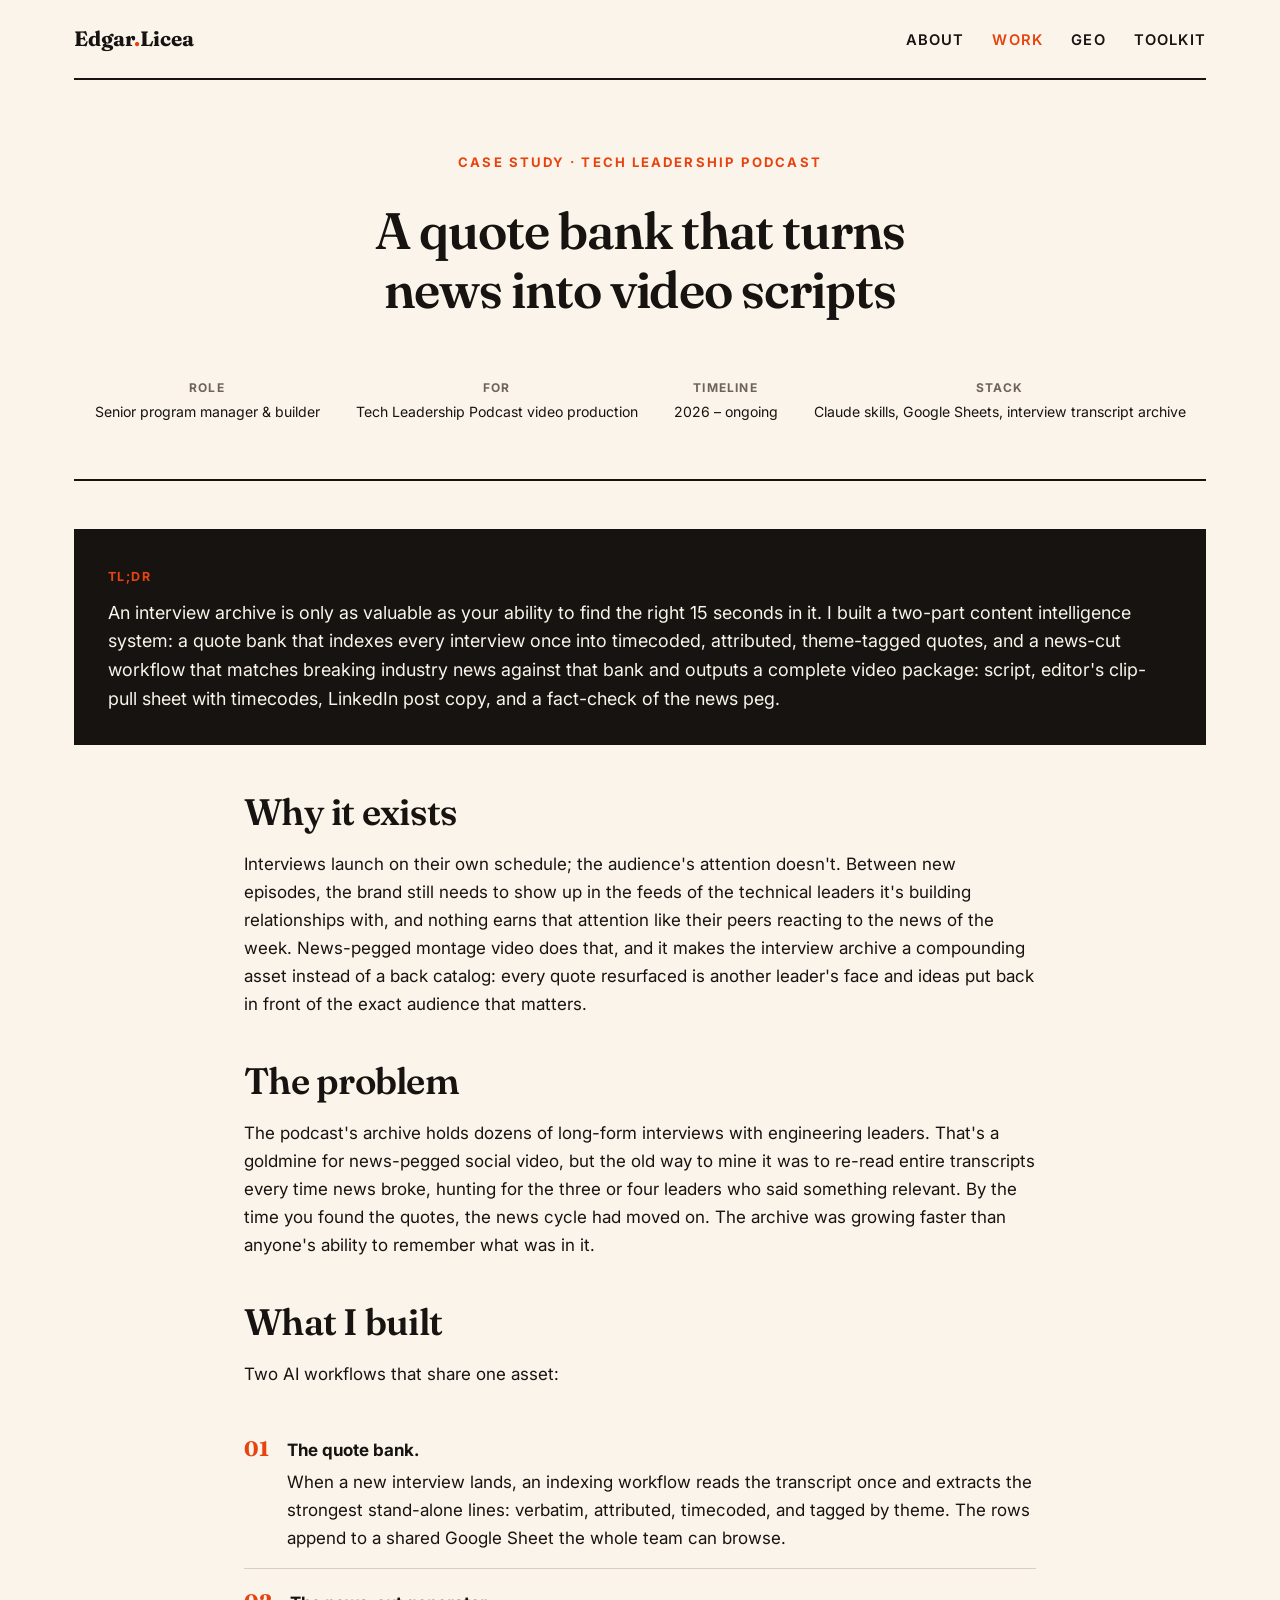
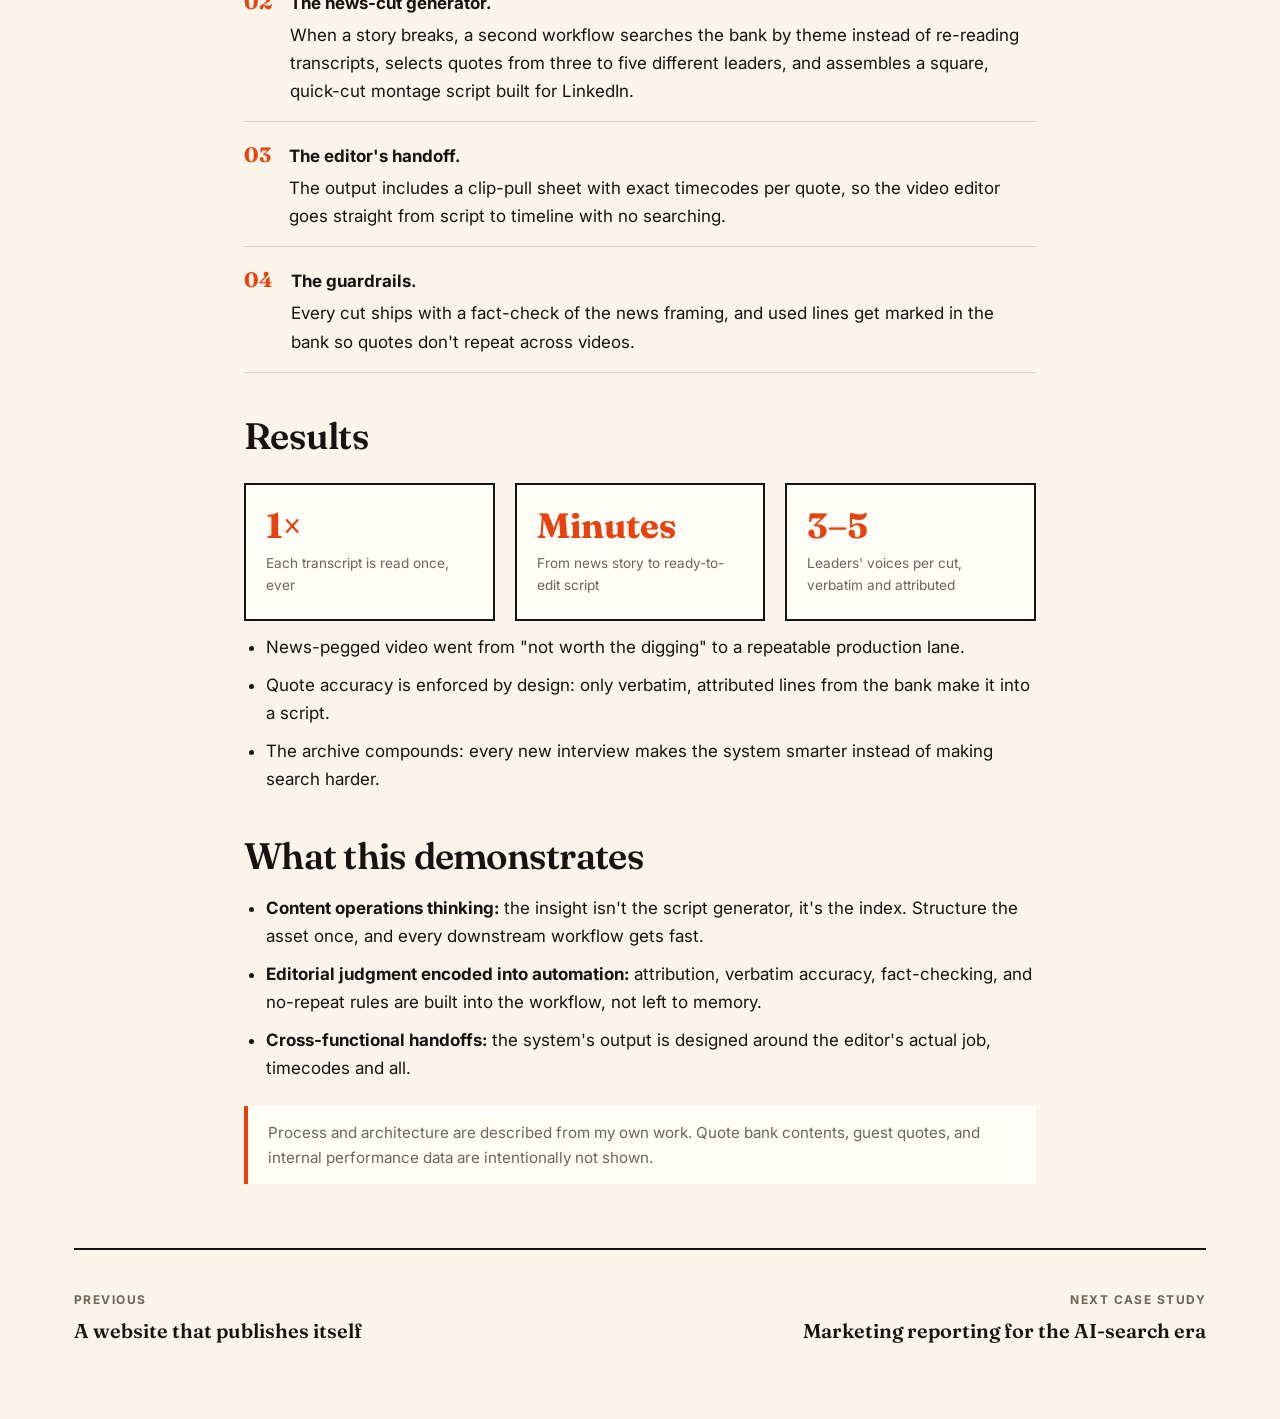
<file: projects/content-intelligence.html>
<!DOCTYPE html>
<html lang="en">
<head>
<meta charset="UTF-8">
<meta name="viewport" content="width=device-width, initial-scale=1.0">
<title>Case Study: A Content Intelligence System | Edgar Licea</title>
<meta name="description" content="How I built a timecoded quote bank and an AI workflow that turns breaking news into ready-to-edit interview montage scripts for LinkedIn video.">
<link rel="preconnect" href="https://fonts.googleapis.com">
<link rel="preconnect" href="https://fonts.gstatic.com" crossorigin>
<link href="https://fonts.googleapis.com/css2?family=Fraunces:ital,wght@0,600;0,700;1,600&family=Inter:wght@400;600;700&display=swap" rel="stylesheet">
<link rel="stylesheet" href="../css/style.css?v=6">
</head>
<body>

<div class="wrap">
  <nav class="nav">
    <a class="logo" href="../index.html">Edgar<em>.</em>Licea</a>
    <ul>
      <li><a href="../about.html">About</a></li>
      <li><a href="../index.html#work" aria-current="page">Work</a></li>
      <li><a href="../geo.html">GEO</a></li>
      <li><a href="../toolkit.html">Toolkit</a></li>
    </ul>
  </nav>

  <header class="cs-hero">
    <span class="kicker">Case Study · Tech Leadership Podcast</span>
    <h1>A quote bank that turns news into video scripts</h1>
    <div class="cs-meta">
      <div><strong>Role</strong>Senior program manager &amp; builder</div>
      <div><strong>For</strong>Tech Leadership Podcast video production</div>
      <div><strong>Timeline</strong>2026 – ongoing</div>
      <div><strong>Stack</strong>Claude skills, Google Sheets, interview transcript archive</div>
    </div>
  </header>

  <div class="tldr">
    <span class="tag">TL;DR</span>
    <p>An interview archive is only as valuable as your ability to find the right 15 seconds in it. I built a two-part content intelligence system: a quote bank that indexes every interview once into timecoded, attributed, theme-tagged quotes, and a news-cut workflow that matches breaking industry news against that bank and outputs a complete video package: script, editor's clip-pull sheet with timecodes, LinkedIn post copy, and a fact-check of the news peg.</p>
  </div>

  <article class="prose">
    <h2>Why it exists</h2>
    <p>Interviews launch on their own schedule; the audience's attention doesn't. Between new episodes, the brand still needs to show up in the feeds of the technical leaders it's building relationships with, and nothing earns that attention like their peers reacting to the news of the week. News-pegged montage video does that, and it makes the interview archive a compounding asset instead of a back catalog: every quote resurfaced is another leader's face and ideas put back in front of the exact audience that matters.</p>

    <h2>The problem</h2>
    <p>The podcast's archive holds dozens of long-form interviews with engineering leaders. That's a goldmine for news-pegged social video, but the old way to mine it was to re-read entire transcripts every time news broke, hunting for the three or four leaders who said something relevant. By the time you found the quotes, the news cycle had moved on. The archive was growing faster than anyone's ability to remember what was in it.</p>

    <h2>What I built</h2>
    <p>Two AI workflows that share one asset:</p>
    <ol class="flow">
      <li><div><strong>The quote bank.</strong> When a new interview lands, an indexing workflow reads the transcript once and extracts the strongest stand-alone lines: verbatim, attributed, timecoded, and tagged by theme. The rows append to a shared Google Sheet the whole team can browse.</div></li>
      <li><div><strong>The news-cut generator.</strong> When a story breaks, a second workflow searches the bank by theme instead of re-reading transcripts, selects quotes from three to five different leaders, and assembles a square, quick-cut montage script built for LinkedIn.</div></li>
      <li><div><strong>The editor's handoff.</strong> The output includes a clip-pull sheet with exact timecodes per quote, so the video editor goes straight from script to timeline with no searching.</div></li>
      <li><div><strong>The guardrails.</strong> Every cut ships with a fact-check of the news framing, and used lines get marked in the bank so quotes don't repeat across videos.</div></li>
    </ol>

    <h2>Results</h2>
    <div class="results">
      <div><div class="num">1×</div><div class="label">Each transcript is read once, ever</div></div>
      <div><div class="num">Minutes</div><div class="label">From news story to ready-to-edit script</div></div>
      <div><div class="num">3–5</div><div class="label">Leaders' voices per cut, verbatim and attributed</div></div>
    </div>
    <ul>
      <li>News-pegged video went from "not worth the digging" to a repeatable production lane.</li>
      <li>Quote accuracy is enforced by design: only verbatim, attributed lines from the bank make it into a script.</li>
      <li>The archive compounds: every new interview makes the system smarter instead of making search harder.</li>
    </ul>

    <h2>What this demonstrates</h2>
    <ul>
      <li><strong>Content operations thinking:</strong> the insight isn't the script generator, it's the index. Structure the asset once, and every downstream workflow gets fast.</li>
      <li><strong>Editorial judgment encoded into automation:</strong> attribution, verbatim accuracy, fact-checking, and no-repeat rules are built into the workflow, not left to memory.</li>
      <li><strong>Cross-functional handoffs:</strong> the system's output is designed around the editor's actual job, timecodes and all.</li>
    </ul>

    <p class="note">Process and architecture are described from my own work. Quote bank contents, guest quotes, and internal performance data are intentionally not shown.</p>
  </article>

  <nav class="next">
    <a href="publishing-pipeline.html"><span class="dir">Previous</span>A website that publishes itself</a>
    <a href="ai-reporting.html" style="text-align:right"><span class="dir">Next case study</span>Marketing reporting for the AI-search era</a>
  </nav>
</div>

<script>
  const items = document.querySelectorAll('.flow li');
  const observer = new IntersectionObserver((entries) => {
    entries.forEach(entry => {
      if (entry.isIntersecting) {
        const idx = Array.from(items).indexOf(entry.target);
        setTimeout(() => entry.target.classList.add('revealed'), idx * 110);
        observer.unobserve(entry.target);
      }
    });
  }, { threshold: 0.12 });
  items.forEach(item => observer.observe(item));
</script>
</body>
</html>
</file>
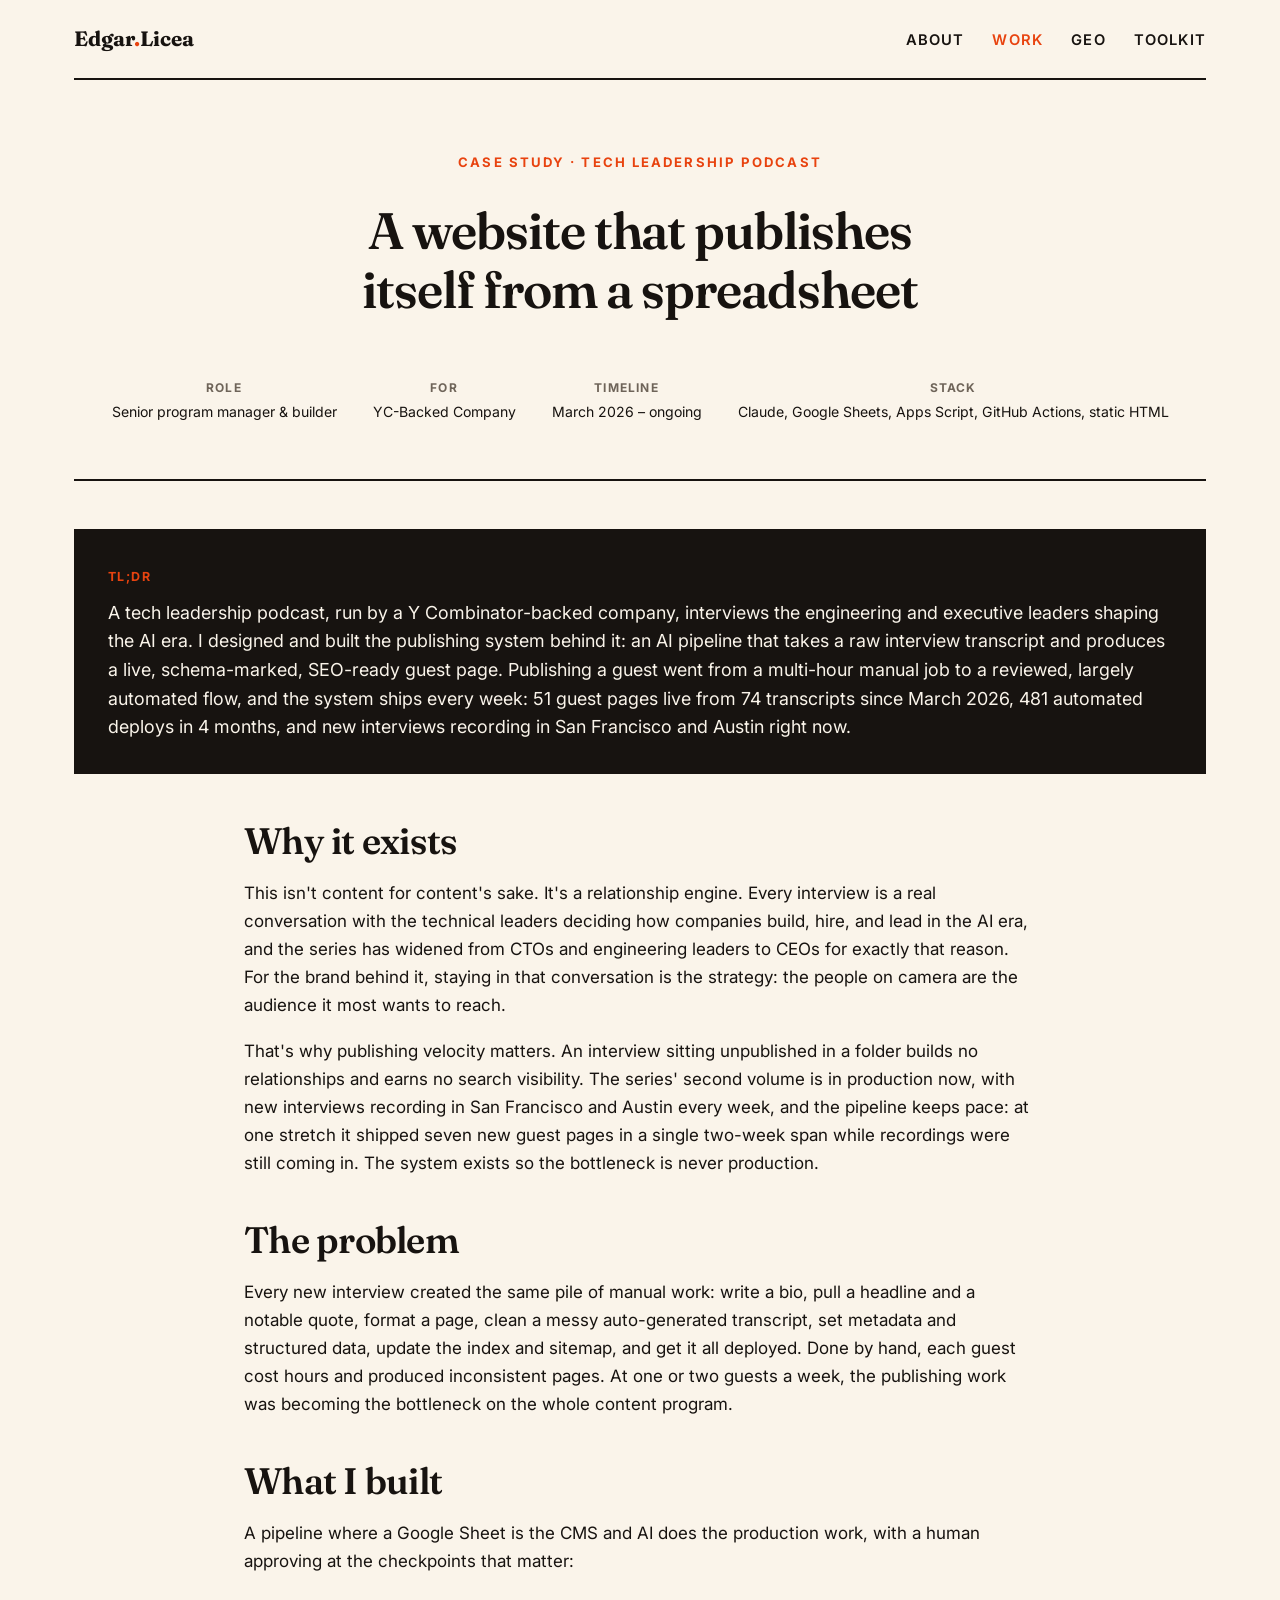
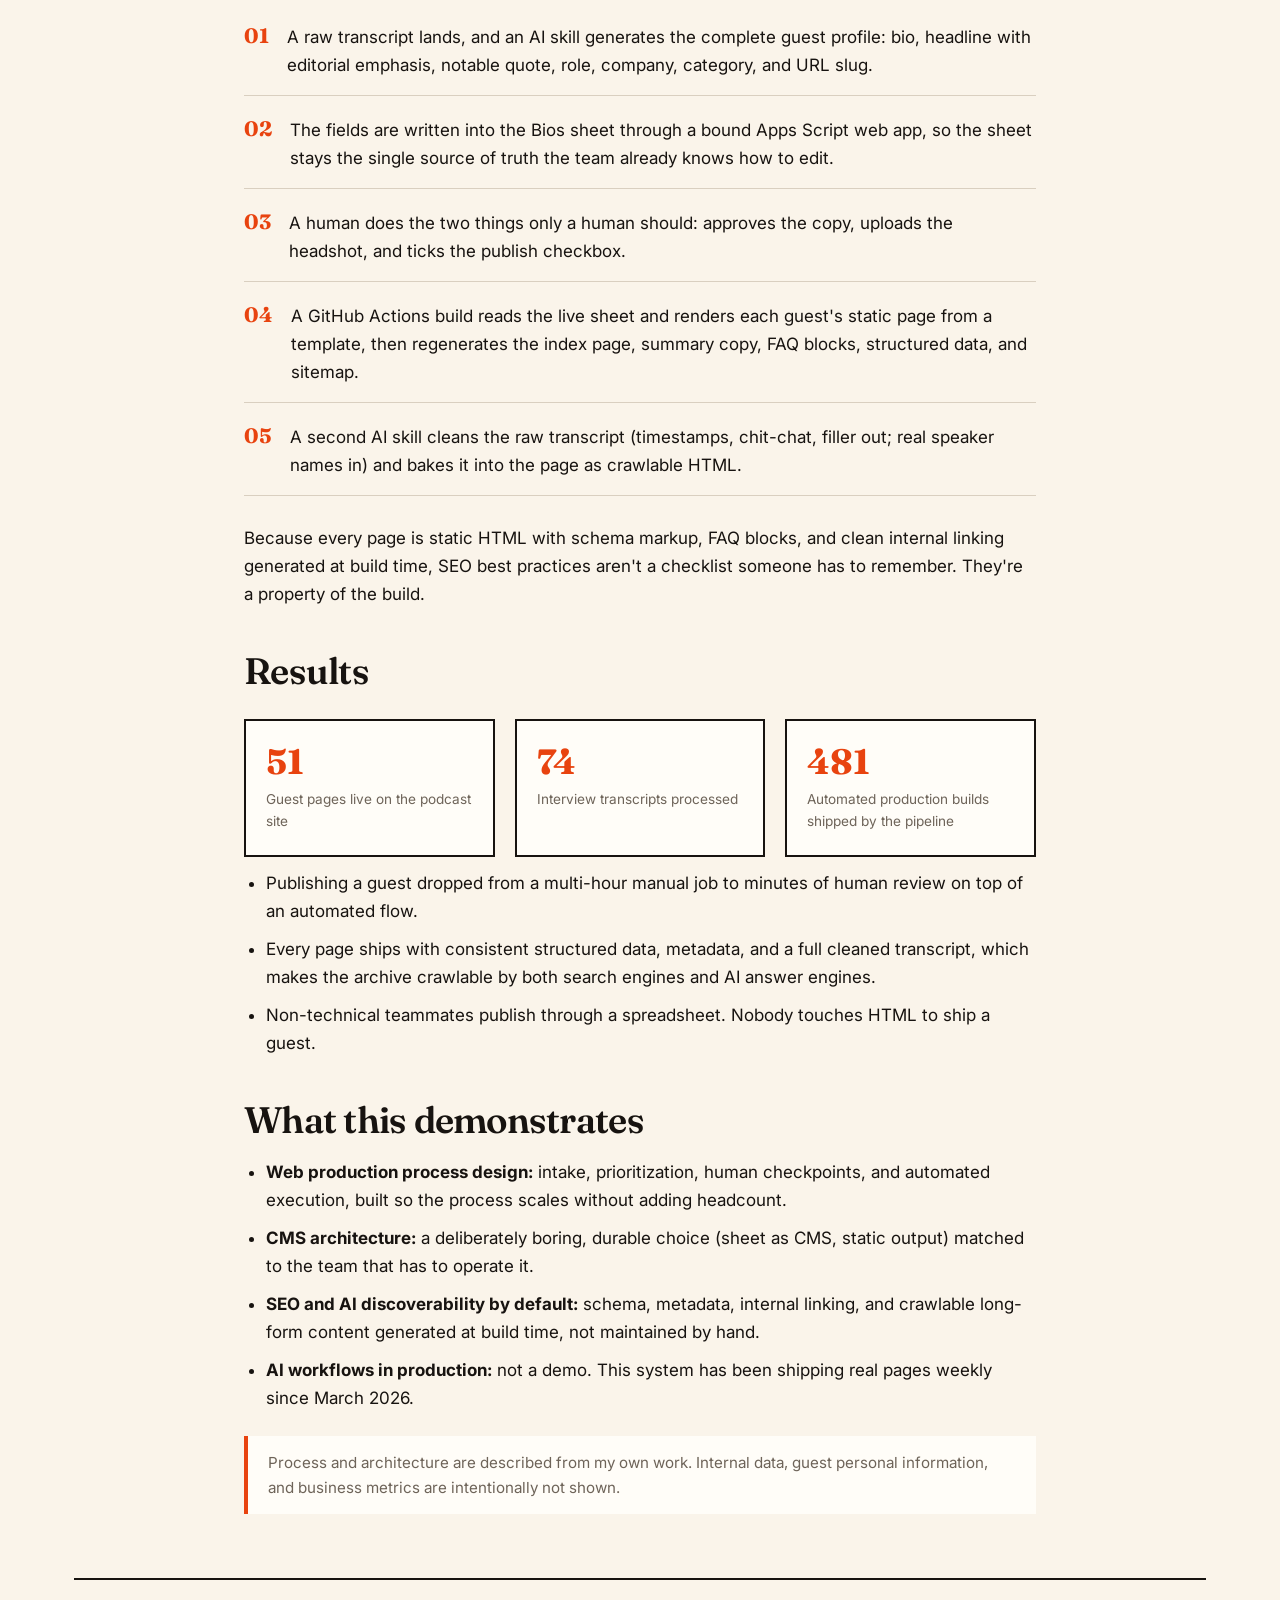
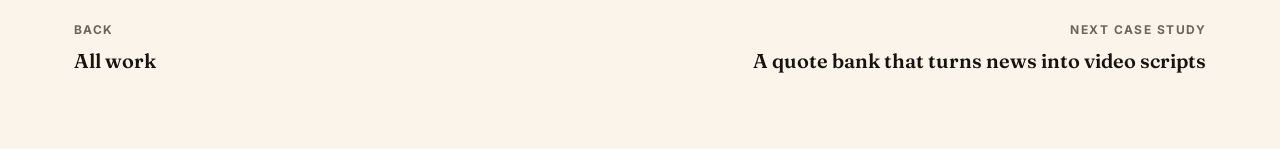
<file: projects/publishing-pipeline.html>
<!DOCTYPE html>
<html lang="en">
<head>
<meta charset="UTF-8">
<meta name="viewport" content="width=device-width, initial-scale=1.0">
<title>Case Study: An AI Publishing Pipeline | Edgar Licea</title>
<meta name="description" content="How I built a pipeline that turns raw interview transcripts into live, schema-marked, SEO-ready pages for a tech leadership podcast using Claude, a Google Sheet as CMS, and GitHub Actions.">
<link rel="preconnect" href="https://fonts.googleapis.com">
<link rel="preconnect" href="https://fonts.gstatic.com" crossorigin>
<link href="https://fonts.googleapis.com/css2?family=Fraunces:ital,wght@0,600;0,700;1,600&family=Inter:wght@400;600;700&display=swap" rel="stylesheet">
<link rel="stylesheet" href="../css/style.css?v=6">
</head>
<body>

<div class="wrap">
  <nav class="nav">
    <a class="logo" href="../index.html">Edgar<em>.</em>Licea</a>
    <ul>
      <li><a href="../about.html">About</a></li>
      <li><a href="../index.html#work" aria-current="page">Work</a></li>
      <li><a href="../geo.html">GEO</a></li>
      <li><a href="../toolkit.html">Toolkit</a></li>
    </ul>
  </nav>

  <header class="cs-hero">
    <span class="kicker">Case Study · Tech Leadership Podcast</span>
    <h1>A website that publishes itself from a spreadsheet</h1>
    <div class="cs-meta">
      <div><strong>Role</strong>Senior program manager &amp; builder</div>
      <div><strong>For</strong>YC-Backed Company</div>
      <div><strong>Timeline</strong>March 2026 – ongoing</div>
      <div><strong>Stack</strong>Claude, Google Sheets, Apps Script, GitHub Actions, static HTML</div>
    </div>
  </header>

  <div class="tldr">
    <span class="tag">TL;DR</span>
    <p>A tech leadership podcast, run by a Y Combinator-backed company, interviews the engineering and executive leaders shaping the AI era. I designed and built the publishing system behind it: an AI pipeline that takes a raw interview transcript and produces a live, schema-marked, SEO-ready guest page. Publishing a guest went from a multi-hour manual job to a reviewed, largely automated flow, and the system ships every week: 51 guest pages live from 74 transcripts since March 2026, 481 automated deploys in 4 months, and new interviews recording in San Francisco and Austin right now.</p>
  </div>

  <article class="prose">
    <h2>Why it exists</h2>
    <p>This isn't content for content's sake. It's a relationship engine. Every interview is a real conversation with the technical leaders deciding how companies build, hire, and lead in the AI era, and the series has widened from CTOs and engineering leaders to CEOs for exactly that reason. For the brand behind it, staying in that conversation is the strategy: the people on camera are the audience it most wants to reach.</p>
    <p>That's why publishing velocity matters. An interview sitting unpublished in a folder builds no relationships and earns no search visibility. The series' second volume is in production now, with new interviews recording in San Francisco and Austin every week, and the pipeline keeps pace: at one stretch it shipped seven new guest pages in a single two-week span while recordings were still coming in. The system exists so the bottleneck is never production.</p>

    <h2>The problem</h2>
    <p>Every new interview created the same pile of manual work: write a bio, pull a headline and a notable quote, format a page, clean a messy auto-generated transcript, set metadata and structured data, update the index and sitemap, and get it all deployed. Done by hand, each guest cost hours and produced inconsistent pages. At one or two guests a week, the publishing work was becoming the bottleneck on the whole content program.</p>

    <h2>What I built</h2>
    <p>A pipeline where a Google Sheet is the CMS and AI does the production work, with a human approving at the checkpoints that matter:</p>
    <ol class="flow">
      <li>A raw transcript lands, and an AI skill generates the complete guest profile: bio, headline with editorial emphasis, notable quote, role, company, category, and URL slug.</li>
      <li>The fields are written into the Bios sheet through a bound Apps Script web app, so the sheet stays the single source of truth the team already knows how to edit.</li>
      <li>A human does the two things only a human should: approves the copy, uploads the headshot, and ticks the publish checkbox.</li>
      <li>A GitHub Actions build reads the live sheet and renders each guest's static page from a template, then regenerates the index page, summary copy, FAQ blocks, structured data, and sitemap.</li>
      <li>A second AI skill cleans the raw transcript (timestamps, chit-chat, filler out; real speaker names in) and bakes it into the page as crawlable HTML.</li>
    </ol>
    <p>Because every page is static HTML with schema markup, FAQ blocks, and clean internal linking generated at build time, SEO best practices aren't a checklist someone has to remember. They're a property of the build.</p>

    <h2>Results</h2>
    <div class="results">
      <div><div class="num">51</div><div class="label">Guest pages live on the podcast site</div></div>
      <div><div class="num">74</div><div class="label">Interview transcripts processed</div></div>
      <div><div class="num">481</div><div class="label">Automated production builds shipped by the pipeline</div></div>
    </div>
    <ul>
      <li>Publishing a guest dropped from a multi-hour manual job to minutes of human review on top of an automated flow.</li>
      <li>Every page ships with consistent structured data, metadata, and a full cleaned transcript, which makes the archive crawlable by both search engines and AI answer engines.</li>
      <li>Non-technical teammates publish through a spreadsheet. Nobody touches HTML to ship a guest.</li>
    </ul>

    <h2>What this demonstrates</h2>
    <ul>
      <li><strong>Web production process design:</strong> intake, prioritization, human checkpoints, and automated execution, built so the process scales without adding headcount.</li>
      <li><strong>CMS architecture:</strong> a deliberately boring, durable choice (sheet as CMS, static output) matched to the team that has to operate it.</li>
      <li><strong>SEO and AI discoverability by default:</strong> schema, metadata, internal linking, and crawlable long-form content generated at build time, not maintained by hand.</li>
      <li><strong>AI workflows in production:</strong> not a demo. This system has been shipping real pages weekly since March 2026.</li>
    </ul>

    <p class="note">Process and architecture are described from my own work. Internal data, guest personal information, and business metrics are intentionally not shown.</p>
  </article>

  <nav class="next">
    <a href="../index.html#work"><span class="dir">Back</span>All work</a>
    <a href="content-intelligence.html" style="text-align:right"><span class="dir">Next case study</span>A quote bank that turns news into video scripts</a>
  </nav>
</div>

<script>
  const items = document.querySelectorAll('.flow li');
  const observer = new IntersectionObserver((entries) => {
    entries.forEach(entry => {
      if (entry.isIntersecting) {
        const idx = Array.from(items).indexOf(entry.target);
        setTimeout(() => entry.target.classList.add('revealed'), idx * 110);
        observer.unobserve(entry.target);
      }
    });
  }, { threshold: 0.12 });
  items.forEach(item => observer.observe(item));
</script>
</body>
</html>
</file>
<file: css/style.css>
/* Edgar Licea — portfolio. Bold editorial. */
:root {
  --paper: #faf4ea;
  --ink: #171310;
  --accent: #e8430f;
  --accent-dark: #b53309;
  --muted: #6e6459;
  --rule: #d9cfc0;
  --card: #fffdf8;
  --max: 1180px;
}

* { margin: 0; padding: 0; box-sizing: border-box; }

html { scroll-behavior: smooth; }

body {
  background: var(--paper);
  color: var(--ink);
  font-family: "Inter", -apple-system, BlinkMacSystemFont, "Segoe UI", sans-serif;
  font-size: 17px;
  line-height: 1.65;
  -webkit-font-smoothing: antialiased;
}

.display, h1, h2, h3 {
  font-family: "Fraunces", Georgia, "Times New Roman", serif;
  font-weight: 600;
  line-height: 1.05;
  letter-spacing: -0.02em;
}

a { color: inherit; }

.wrap { max-width: var(--max); margin: 0 auto; padding: 0 24px; }

/* ---------- Nav ---------- */
.nav {
  display: flex; align-items: center; justify-content: space-between;
  padding: 22px 0;
  border-bottom: 2px solid var(--ink);
}
.nav .logo {
  font-family: "Fraunces", Georgia, serif;
  font-weight: 700; font-size: 1.3rem; text-decoration: none;
}
.nav .logo em { color: var(--accent); font-style: normal; }
.nav ul { display: flex; gap: 28px; list-style: none; }
.nav ul a {
  text-decoration: none; font-size: 0.92rem; font-weight: 600;
  text-transform: uppercase; letter-spacing: 0.08em;
}
.nav ul a:hover, .nav ul a[aria-current="page"] { color: var(--accent); }

/* ---------- Hero ---------- */
.hero {
  padding: 96px 0 80px;
  border-bottom: 2px solid var(--ink);
  text-align: center;
  display: flex;
  flex-direction: column;
  align-items: center;
  gap: 28px;
}
.kicker {
  display: inline-block;
  font-size: 0.82rem; font-weight: 700;
  text-transform: uppercase; letter-spacing: 0.16em;
  color: var(--accent);
}
.hero h1 {
  font-size: clamp(2rem, 4vw, 3.6rem);
  max-width: 26ch;
  line-height: 1.15;
  text-wrap: balance;
}
.hero h1 .u {
  font-style: italic;
  color: var(--accent);
}
.hero .lede {
  font-size: clamp(1rem, 1.4vw, 1.15rem);
  color: var(--muted);
  line-height: 1.7;
  max-width: 52ch;
  text-wrap: balance;
}
.hero .lede strong { color: var(--ink); }
@media (max-width: 860px) {
  .hero { padding: 64px 0 56px; gap: 20px; }
}

/* ---------- Stats strip ---------- */
.stats {
  display: grid;
  grid-template-columns: repeat(4, 1fr);
  border-top: 2px solid var(--ink);
  border-bottom: 2px solid var(--ink);
  margin: 56px 0 0;
}
.stats > div {
  padding: 26px 20px 24px;
  border-left: 1px solid var(--rule);
}
.stats > div:first-child { border-left: none; padding-left: 0; }
.stats .num {
  font-family: "Fraunces", Georgia, serif;
  font-size: clamp(1.9rem, 3.4vw, 3rem);
  font-weight: 700;
  color: var(--accent);
  line-height: 1;
}
.stats .label {
  margin-top: 8px;
  font-size: 0.82rem; font-weight: 600;
  text-transform: uppercase; letter-spacing: 0.08em;
  color: var(--muted);
}

/* ---------- Section headings ---------- */
.section { padding: 72px 0 24px; }
.section-head {
  display: flex; align-items: baseline; justify-content: space-between;
  gap: 24px; margin-bottom: 40px;
}
.section-head h2 { font-size: clamp(1.9rem, 3.6vw, 3rem); }
.section-head .count {
  font-family: "Fraunces", Georgia, serif;
  color: var(--muted); font-size: 1.1rem; white-space: nowrap;
}

/* ---------- Project cards ---------- */
.cards { display: grid; grid-template-columns: 1fr 1fr; gap: 28px; padding-bottom: 64px; }
.card {
  background: var(--card);
  border: 2px solid var(--ink);
  padding: 34px 32px 30px;
  text-decoration: none;
  display: flex; flex-direction: column; gap: 14px;
  position: relative;
  transition: transform 0.15s ease, box-shadow 0.15s ease;
}
.card:hover { transform: translate(-3px, -3px); box-shadow: 6px 6px 0 var(--accent); }
.card .tag {
  font-size: 0.75rem; font-weight: 700;
  text-transform: uppercase; letter-spacing: 0.12em;
  color: var(--accent);
}
.card h3 { font-size: clamp(1.4rem, 2.4vw, 1.9rem); }
.card p { color: var(--muted); font-size: 0.98rem; }
.card .proof {
  margin-top: auto; padding-top: 16px;
  border-top: 1px solid var(--rule);
  font-size: 0.88rem; font-weight: 600;
}
.card .proof span { color: var(--accent); }
.card.soon { border-style: dashed; opacity: 0.85; }
.card.soon:hover { transform: none; box-shadow: none; }

/* ---------- Buttons ---------- */
.btn {
  display: inline-block;
  margin-top: 30px;
  padding: 14px 28px;
  background: var(--accent);
  color: var(--paper);
  font-weight: 700;
  font-size: 0.95rem;
  text-transform: uppercase;
  letter-spacing: 0.08em;
  text-decoration: none;
  border: 2px solid var(--ink);
  transition: transform 0.15s ease, box-shadow 0.15s ease;
}
.btn:hover { transform: translate(-2px, -2px); box-shadow: 4px 4px 0 var(--ink); }

/* ---------- Definition boxes ---------- */
.defs { display: grid; grid-template-columns: 1fr 1fr; gap: 24px; margin: 32px 0 8px; }
.defs > div {
  border: 2px solid var(--ink);
  background: var(--card);
  padding: 26px 26px 24px;
}
.defs .term {
  font-family: "Fraunces", Georgia, serif;
  font-weight: 700;
  font-size: 1.25rem;
  margin-bottom: 10px;
}
.defs .term span { color: var(--accent); }
.defs p { font-size: 0.95rem; color: var(--muted); line-height: 1.6; }
@media (max-width: 860px) { .defs { grid-template-columns: 1fr; } }

/* ---------- Case study pages ---------- */
.cs-hero {
  padding: 72px 0 56px;
  border-bottom: 2px solid var(--ink);
  text-align: center;
  display: flex;
  flex-direction: column;
  align-items: center;
  gap: 28px;
}
.cs-hero .kicker { text-align: center; }
.cs-hero h1 { font-size: clamp(2rem, 4vw, 3.6rem); max-width: 26ch; text-wrap: balance; line-height: 1.15; }
.cs-meta {
  display: flex; flex-wrap: wrap; gap: 12px 36px;
  margin-top: 30px; font-size: 0.88rem;
}
.cs-meta div strong {
  display: block; font-size: 0.75rem; font-weight: 700;
  text-transform: uppercase; letter-spacing: 0.1em; color: var(--muted);
  margin-bottom: 2px;
}
.tldr {
  margin: 48px 0 8px;
  background: var(--ink); color: var(--paper);
  padding: 32px 34px;
}
.tldr .tag { color: var(--accent); font-size: 0.78rem; font-weight: 700; text-transform: uppercase; letter-spacing: 0.12em; }
.tldr p { margin-top: 10px; font-size: 1.12rem; line-height: 1.6; }

.prose { max-width: 72ch; padding: 40px 0; margin: 0 auto; }
.prose h2 {
  font-size: clamp(1.6rem, 3vw, 2.3rem);
  margin: 44px 0 18px;
}
.prose h2:first-child { margin-top: 0; }
.prose p { margin-bottom: 18px; }
.prose ul, .prose ol { margin: 0 0 18px 22px; }
.prose li { margin-bottom: 10px; }
.prose .note {
  border-left: 4px solid var(--accent);
  padding: 14px 20px;
  background: var(--card);
  font-size: 0.95rem;
  color: var(--muted);
  margin: 24px 0;
}

.results { display: grid; grid-template-columns: repeat(3, 1fr); gap: 20px; margin: 28px 0 12px; }
.results > div {
  border: 2px solid var(--ink); background: var(--card);
  padding: 22px 20px;
}
.results .num {
  font-family: "Fraunces", Georgia, serif;
  font-size: 2.2rem; font-weight: 700; color: var(--accent); line-height: 1.1;
}
.results .label { font-size: 0.85rem; color: var(--muted); margin-top: 6px; }

.flow { list-style: none; margin: 28px 0 !important; counter-reset: step; }
.flow li {
  counter-increment: step;
  display: flex; gap: 18px; align-items: baseline;
  padding: 16px 0; border-bottom: 1px solid var(--rule);
  margin: 0 !important;
  opacity: 0;
  transform: translateY(28px);
  transition: opacity 0.55s cubic-bezier(0.16, 1, 0.3, 1), transform 0.55s cubic-bezier(0.16, 1, 0.3, 1);
}
.flow li.revealed {
  opacity: 1;
  transform: none;
}
.flow li::before {
  content: counter(step, decimal-leading-zero);
  font-family: "Fraunces", Georgia, serif;
  font-weight: 700; font-size: 1.3rem; color: var(--accent);
  flex-shrink: 0;
}
.flow li > div { flex: 1; }
.flow li > div > strong { display: block; margin-bottom: 4px; }

/* ---------- Next / prev ---------- */
.next {
  border-top: 2px solid var(--ink);
  padding: 40px 0 72px;
  display: flex; justify-content: space-between; align-items: center; gap: 20px;
}
.next a {
  font-family: "Fraunces", Georgia, serif;
  font-size: 1.25rem; font-weight: 600; text-decoration: none;
}
.next a:hover { color: var(--accent); }
.next .dir { display: block; font-family: "Inter", sans-serif; font-size: 0.75rem; font-weight: 700; text-transform: uppercase; letter-spacing: 0.12em; color: var(--muted); margin-bottom: 4px; }

/* ---------- About ---------- */
.about-grid { display: grid; grid-template-columns: 300px 1fr; gap: 56px; padding: 64px 0; align-items: start; }
.headshot {
  aspect-ratio: 4/5; border: 2px solid var(--ink); background: var(--card);
  overflow: hidden;
}
.headshot img { width: 100%; height: 100%; object-fit: cover; display: block; }

/* ---------- Footer ---------- */
footer {
  border-top: 2px solid var(--ink);
  padding: 48px 0 56px;
}
footer .cta {
  font-family: "Fraunces", Georgia, serif;
  font-size: clamp(1.8rem, 4vw, 3rem); font-weight: 600;
  margin-bottom: 24px;
}
footer .cta a { color: var(--accent); }
.foot-links { display: flex; flex-wrap: wrap; gap: 28px; font-size: 0.92rem; font-weight: 600; }
.foot-links a { text-decoration: none; text-transform: uppercase; letter-spacing: 0.08em; }
.foot-links a:hover { color: var(--accent); }
footer .fine { margin-top: 28px; font-size: 0.8rem; color: var(--muted); }

/* ---------- Responsive ---------- */
@media (max-width: 860px) {
  .cards { grid-template-columns: 1fr; }
  .results { grid-template-columns: 1fr; }
  .about-grid { grid-template-columns: 1fr; gap: 32px; }
  .headshot { max-width: 300px; }
  .nav ul { gap: 18px; }
}

@media (max-width: 560px) {
  .nav { flex-direction: column; align-items: flex-start; gap: 12px; padding: 18px 0; }
  .nav ul { gap: 20px; }
  .nav ul a { font-size: 0.85rem; }
  .cs-hero { padding: 48px 0 36px; }
  .cs-meta { flex-direction: column; gap: 14px; }
  .tldr { padding: 24px 22px; }
  .next { flex-direction: column; align-items: flex-start; gap: 24px; }
  .next a[style] { text-align: left !important; }
}
</file>
